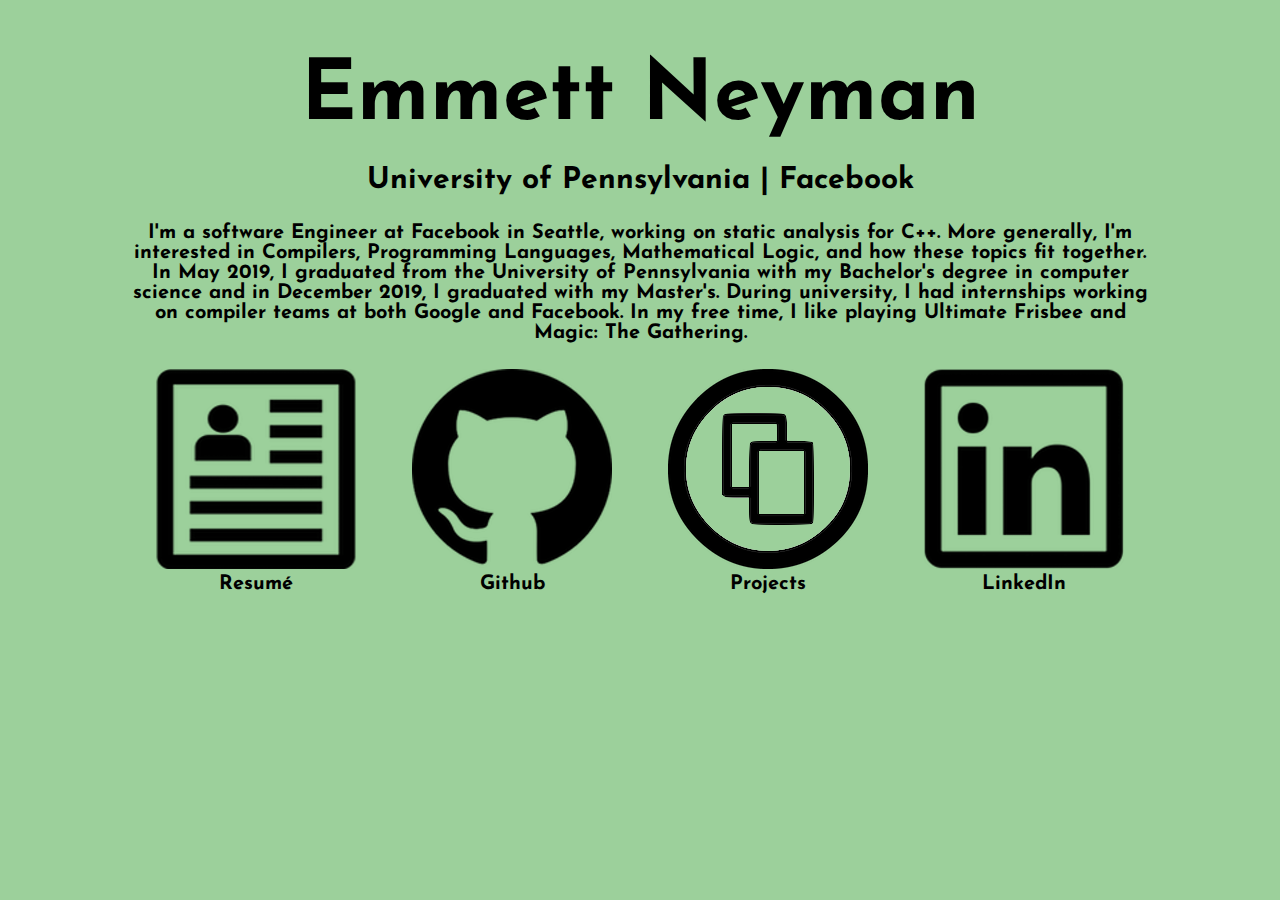
<file: index.html>
<!doctype html>
<html>
  <head>
    <meta charset="utf-8">
    <title>Emmett's Personal Site</title>
    <link rel="stylesheet" href="style.css">
  </head>
  <body>
    <div>
      <h1 class="title">
        <b>Emmett Neyman</b>
      </h1>
      <h2 class="subtitle">
        University of Pennsylvania | Facebook
      </h2>
      <h4>
        I'm a software Engineer at Facebook in Seattle, working on static analysis for C++. More generally, I'm interested in Compilers, Programming Languages, Mathematical Logic, and how these topics fit together. In May 2019, I graduated from the University of Pennsylvania with my Bachelor's degree in computer science and in December 2019, I graduated with my Master's. During university, I had internships working on compiler teams at both Google and Facebook. In my free time, I like playing Ultimate Frisbee and Magic: The Gathering.
      </h4>
      <div align=center>
        <div class="image">
          <a href="files/resume.pdf">
            <figure>
              <img src="images/resume-icon-png-9.png" alt="Check out my Resume" class="square">
              <figcaption>Resumé</figcaption>
            </figure>
          </a>
        </div>
        <div class="image">
          <a href="https://github.com/emmettneyman">
            <figure>
              <img src="images/mark-github-256.png" alt="Check out my Github" class="circle">
              <figcaption>Github</figcaption>
            </figure>
          </a>
        </div>
        <div class="image">
          <a href="projects.html">
            <figure>
              <img src="images/projects.png" alt="Some of my projects" class="circle">
              <figcaption>Projects</figcaption>
            </figure>
          </a>
        </div>
        <div class="image">
          <a href="https://www.linkedin.com/in/emmett-neyman">
            <figure>
              <img src="images/social-linkedin-outline.png" alt="Check out my LinkedIn" class="square">
              <figcaption>LinkedIn</figcaption>
            </figure>
          </a>
        </div>
      </div>
    </div>
  </body>   
</html>
</file>
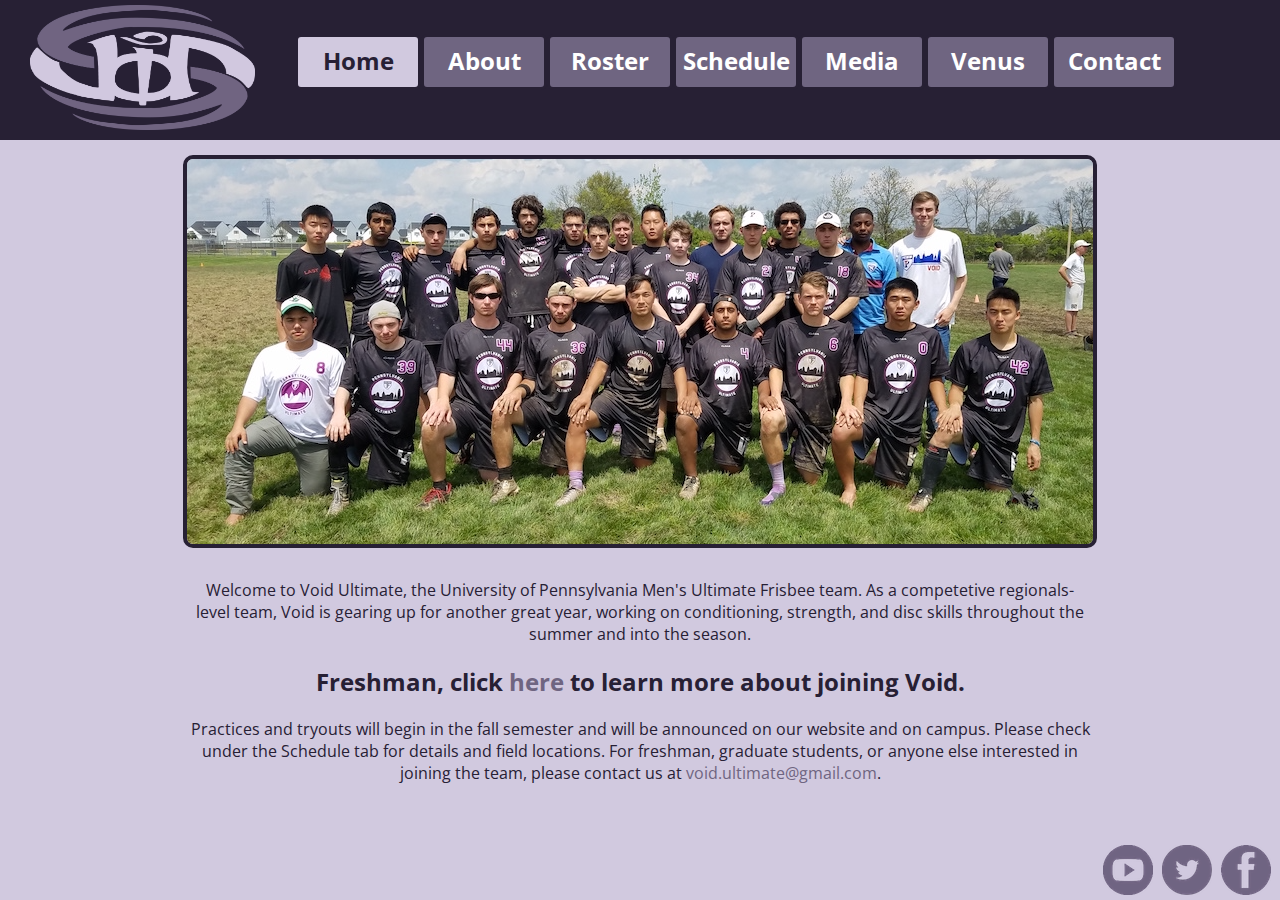
<file: frisbee/void_site/index.html>
<!doctype html>
<html lang="en">
    <head>
        <link rel="stylesheet" href="style.css">
        <meta charset="utf-8">
        <title>Void Ultimate</title>
    </head>

    <body>
        <div id="wrapper">
            <div class="header" id="header">
                <div class="logo" align="left">
                    <a href="index.html">
                        <img src="final-logo.png" class="void-logo" alt="Void Logo">
                    </a>
                </div>
                <div class="nav-bar"> 
                    <ul class="main-menu">
                        <li class="menu-item selected">
                            <a href="#" class="nav-link"><b>Home</b></a>
                        </li>
                        <li class="menu-item">
                            <a href="about.html" class="nav-link"><b>About</b></a>
                        </li>
                        <li class="menu-item">
                            <a href="roster.html" class="nav-link"><b>Roster</b></a>
                        </li>
                        <li class="menu-item">
                            <a href="sched.html" class="nav-link"><b>Schedule</b></a>
                        </li>
                        <li class="menu-item">
                            <a href="media.html" class="nav-link"><b>Media</b></a>
                        </li>
                        <li class="menu-item">
                            <a href="http://www.dolphin.upenn.edu/ultimate/venus/" class="nav-link"><b>Venus</b></a>
                        </li>
                        <li class="menu-item">
                            <a href="contact.html" class="nav-link"><b>Contact</b></a>
                        </li>
                    </ul>
                </div>
            </div>

            <div class="body">
                <div class="pic">
                    <img src="team.png" alt="Team Photo" class="team-photo">
                </div>
                <div class="text">
                    <p>
                        Welcome to Void Ultimate, the University of Pennsylvania Men's Ultimate Frisbee team. As a competetive regionals-level team, Void is gearing up for another great year, working on conditioning, strength, and disc skills throughout the summer and into the season.
                    </p>
                </div>
                <div>
                    <h2 align="center">
                        Freshman, click <a href="freshman.html">here </a>to learn more about joining Void.
                    </h2>
                </div>
                <div class="text">
                    <p>
                    Practices and tryouts will begin in the fall semester and will be announced on our website and on campus. Please check under the Schedule tab for details and field locations. For freshman, graduate students, or anyone else interested in joining the team, please contact us at <a href="mailto:void.ultimate@gmail.com"> void.ultimate@gmail.com</a>.
                    </p>
                </div>
            </div>

            <div class="footer" id="footer">
                <a href="https://www.facebook.com/pages/VOID-Ultimate-Frisbee/114727355308957" class="social-link">
                    <img src="icons/facebook-icon2.png" alt="Facebook Link" class="soc-icon" onmouseover="this.src='icons/facebook-icon.png';" onmouseout="this.src='icons/facebook-icon2.png';">
                </a>
                <a href="http://www.twitter.com/VoidUltimate" class="social-link"> 
                    <img src="icons/twitter-icon2.png" alt="Twitter Link" class="soc-icon" onmouseover="this.src='icons/twitter-icon.png';" onmouseout="this.src='icons/twitter-icon2.png';">
                </a>
                <a href="http://www.youtube.com/user/VoidUltimate/" class="social-link" onmouseover="this.src='youtube-icon.png';" onmouseout="this.src='youtube-icon2.png';">
                    <img src="icons/youtube-icon2.png" alt="Youtube Link" class="soc-icon"  onmouseover="this.src='icons/youtube-icon.png';" onmouseout="this.src='icons/youtube-icon2.png';">
                </a>
            </div>
        </div>
    </body>
</html>
</file>
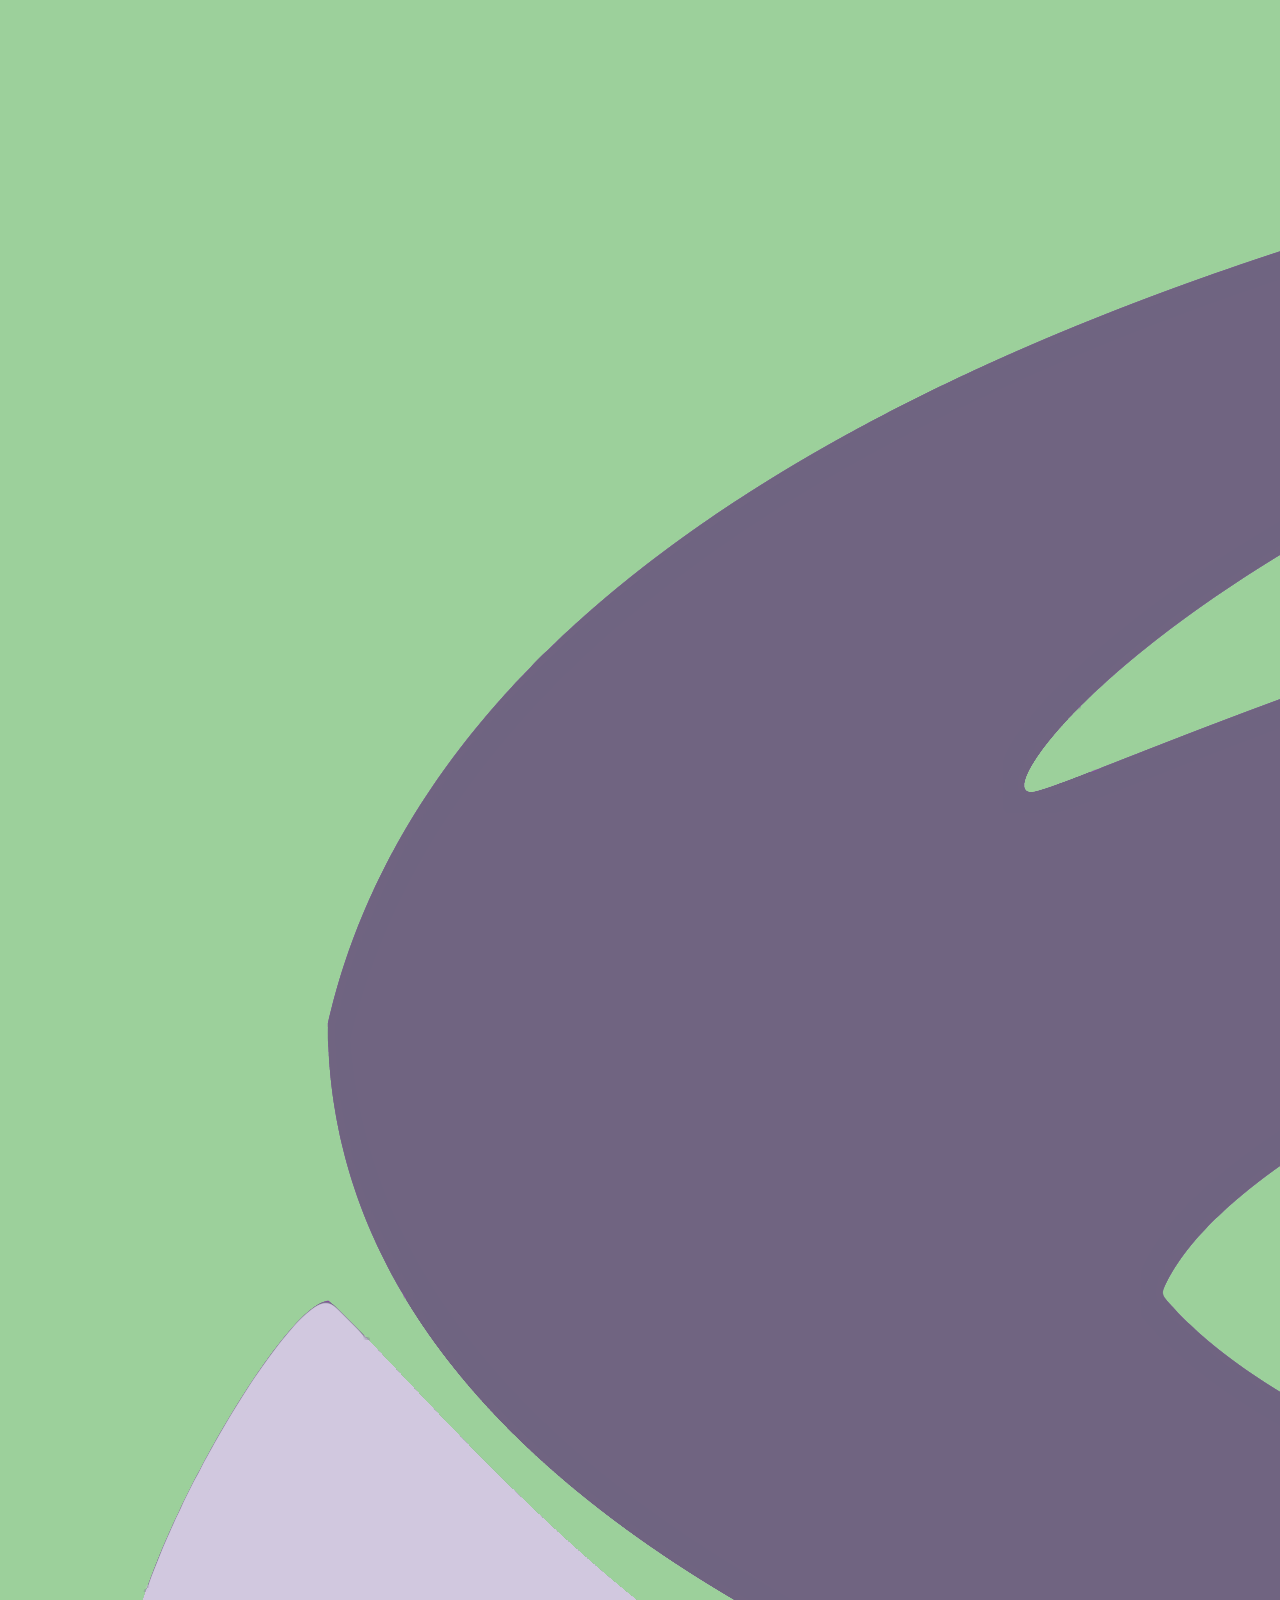
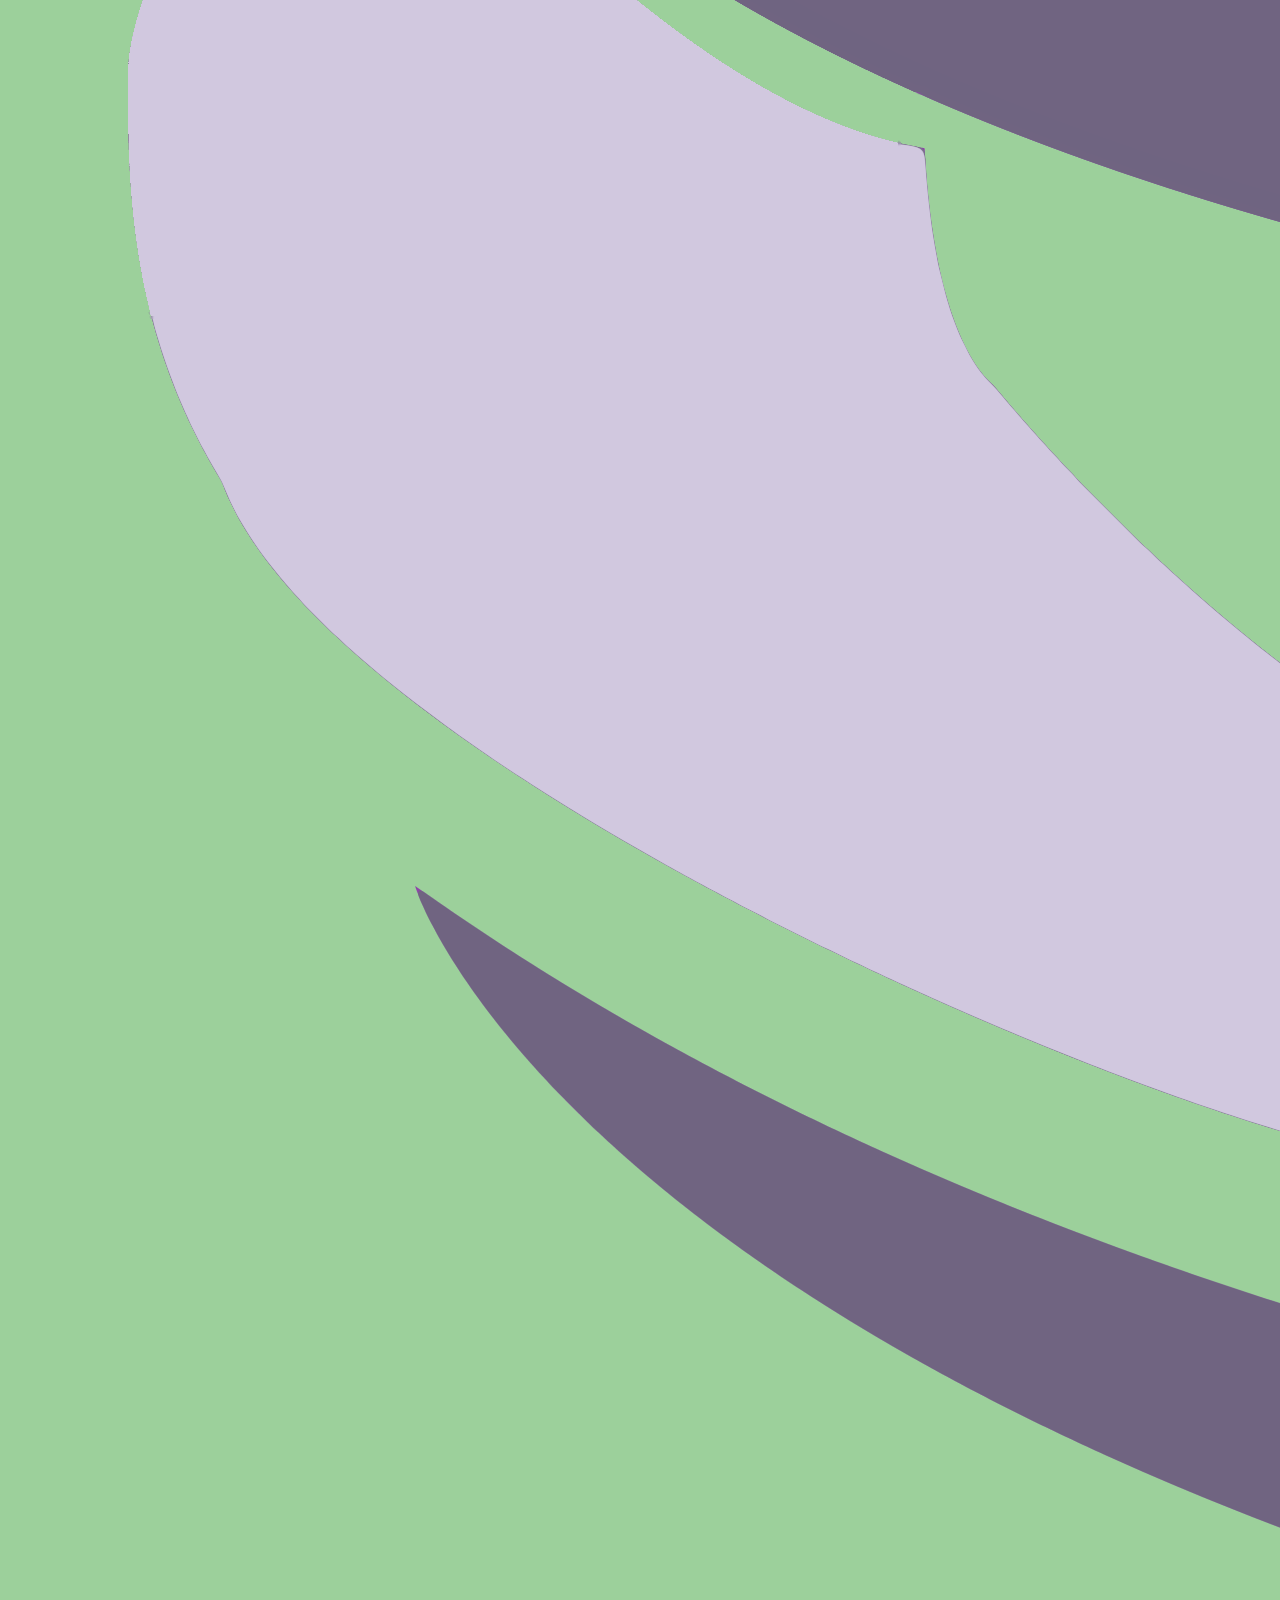
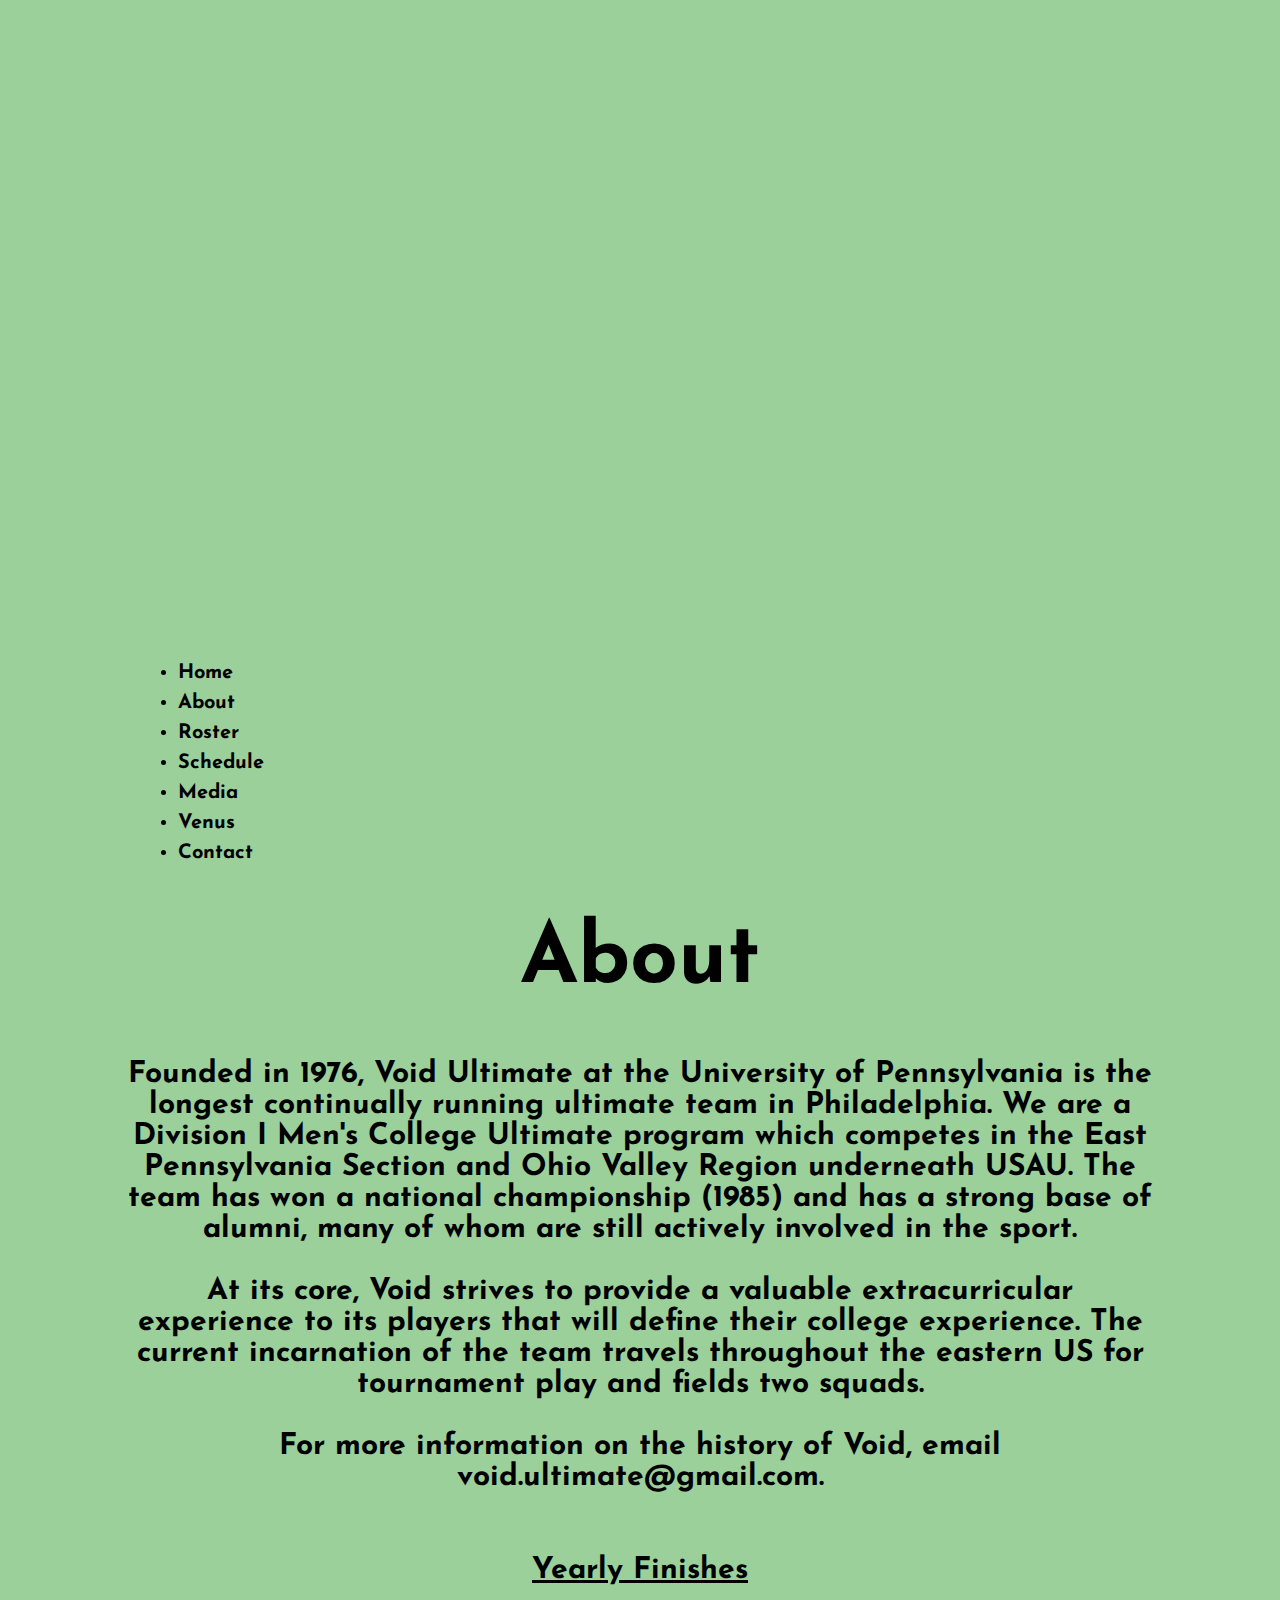
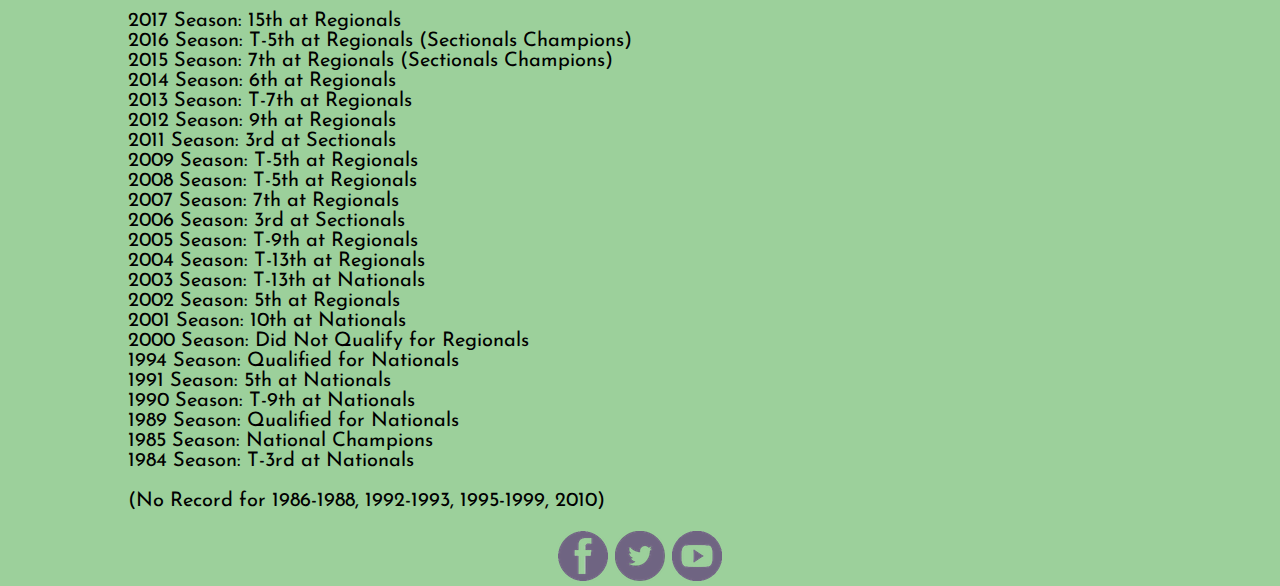
<file: about.html>
<!doctype html>
<html lang="en">
    <head>
        <link rel="stylesheet" href="style.css">
        <meta charset="utf-8">
        <title>Void Ultimate</title>
    </head>

    <body>
        <div id="wrapper">
            <div class="header" id="header">
                <div class="logo" align="left">
                    <a href="http://voidultimate.com">
                        <img src="final-logo.png" class="void-logo" alt="Void Logo">
                    </a>
                </div>
                <div class="nav-bar"> 
                    <ul class="main-menu">
                        <li class="menu-item">
                            <a href="http://voidultimate.com" class="nav-link"><b>Home</b></a>
                        </li>
                        <li class="menu-item selected">
                            <a href="#" class="nav-link"><b>About</b></a>
                        </li>
                        <li class="menu-item">
                            <a href="roster.html" class="nav-link"><b>Roster</b></a>
                        </li>
                        <li class="menu-item">
                            <a href="sched.html" class="nav-link"><b>Schedule</b></a>
                        </li>
                        <li class="menu-item">
                            <a href="media.html" class="nav-link"><b>Media</b></a>
                        </li>
                        <li class="menu-item">
                            <a href="http://www.dolphin.upenn.edu/ultimate/Venus/" class="nav-link"><b>Venus</b></a>
                        </li>
                        <li class="menu-item">
                            <a href="contact.html" class="nav-link"><b>Contact</b></a>
                        </li>
                    </ul>
                </div>
            </div>

            <div class="body">
                <h1 class="title">
                    About
                </h1>
                <h2 class="content">
                    <br>
                    Founded in 1976, Void Ultimate at the University of Pennsylvania is the longest continually running ultimate team in Philadelphia. We are a Division I Men's College Ultimate program which competes in the East Pennsylvania Section and Ohio Valley Region underneath <a href="http://www.usaultimate.org/index.html">USAU</a>. The team has won a national championship (1985) and has a strong base of alumni, many of whom are still actively involved in the sport.
                    <br>
                    <br>
                    At its core, Void strives to provide a valuable extracurricular experience to its players that will define their college experience. The current incarnation of the team travels throughout the eastern US for tournament play and fields two squads.
                    <br>
                    <br>
                    For more information on the history of Void, email <a href="mailto:void.ultimate@gmail.com">void.ultimate@gmail.com</a>.
                    <br>
                    <br>
                    <br>
                    <u>Yearly Finishes</u>
                </h2>
                <p>
                    2017 Season: 15th at Regionals
                    <br>
                    2016 Season: T-5th at Regionals (Sectionals Champions)
                    <br>
                    2015 Season: 7th at Regionals (Sectionals Champions)
                    <br>
                    2014 Season: 6th at Regionals
                    <br>
                    2013 Season: T-7th at Regionals
                    <br>
                    2012 Season: 9th at Regionals
                    <br>
                    2011 Season: 3rd at Sectionals
                    <br>
                    2009 Season: T-5th at Regionals
                    <br>
                    2008 Season: T-5th at Regionals
                    <br>
                    2007 Season: 7th at Regionals
                    <br>
                    2006 Season: 3rd at Sectionals
                    <br>
                    2005 Season: T-9th at Regionals
                    <br>
                    2004 Season: T-13th at Regionals
                    <br>
                    2003 Season: T-13th at Nationals
                    <br>
                    2002 Season: 5th at Regionals
                    <br>
                    2001 Season: 10th at Nationals
                    <br>
                    2000 Season: Did Not Qualify for Regionals
                    <br>
                    1994 Season: Qualified for Nationals
                    <br>
                    1991 Season: 5th at Nationals
                    <br>
                    1990 Season: T-9th at Nationals
                    <br>
                    1989 Season: Qualified for Nationals
                    <br>
                    1985 Season: National Champions
                    <br>
                    1984 Season: T-3rd at Nationals
                </p>
                <p>
                    (No Record for 1986-1988, 1992-1993, 1995-1999, 2010)
                </p>
            </div>

            <div class="footer" id="footer">
                <a href="https://www.facebook.com/pages/VOID-Ultimate-Frisbee/114727355308957" class="social-link">
                    <img src="icons/facebook-icon2.png" alt="Facebook Link" class="soc-icon" onmouseover="this.src='icons/facebook-icon.png';" onmouseout="this.src='icons/facebook-icon2.png';">
                </a>
                <a href="http://www.twitter.com/VoidUltimate" class="social-link"> 
                    <img src="icons/twitter-icon2.png" alt="Twitter Link" class="soc-icon" onmouseover="this.src='icons/twitter-icon.png';" onmouseout="this.src='icons/twitter-icon2.png';">
                </a>
                <a href="http://www.youtube.com/user/VoidUltimate/" class="social-link" onmouseover="this.src='youtube-icon.png';" onmouseout="this.src='youtube-icon2.png';">
                    <img src="icons/youtube-icon2.png" alt="Youtube Link" class="soc-icon"  onmouseover="this.src='icons/youtube-icon.png';" onmouseout="this.src='icons/youtube-icon2.png';">
                </a>
            </div>
        </div>
    </body>
</html>
</file>
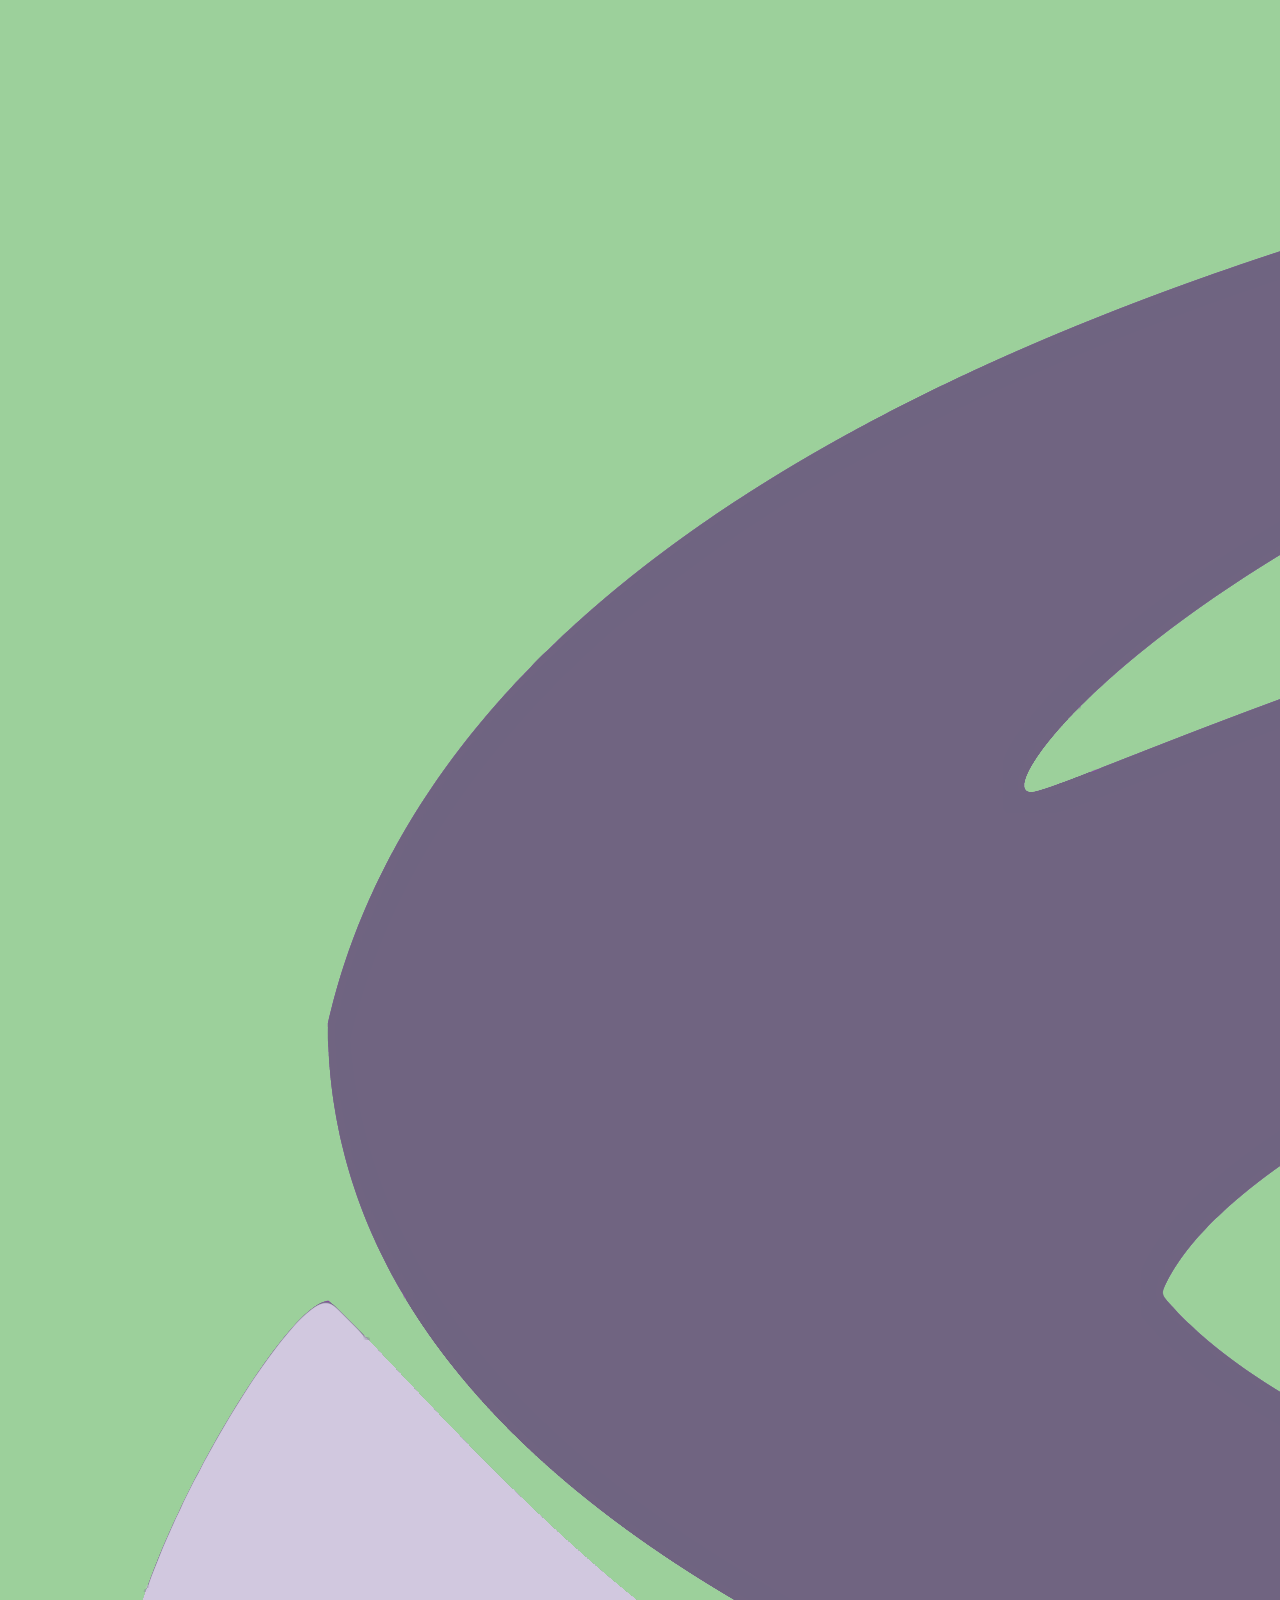
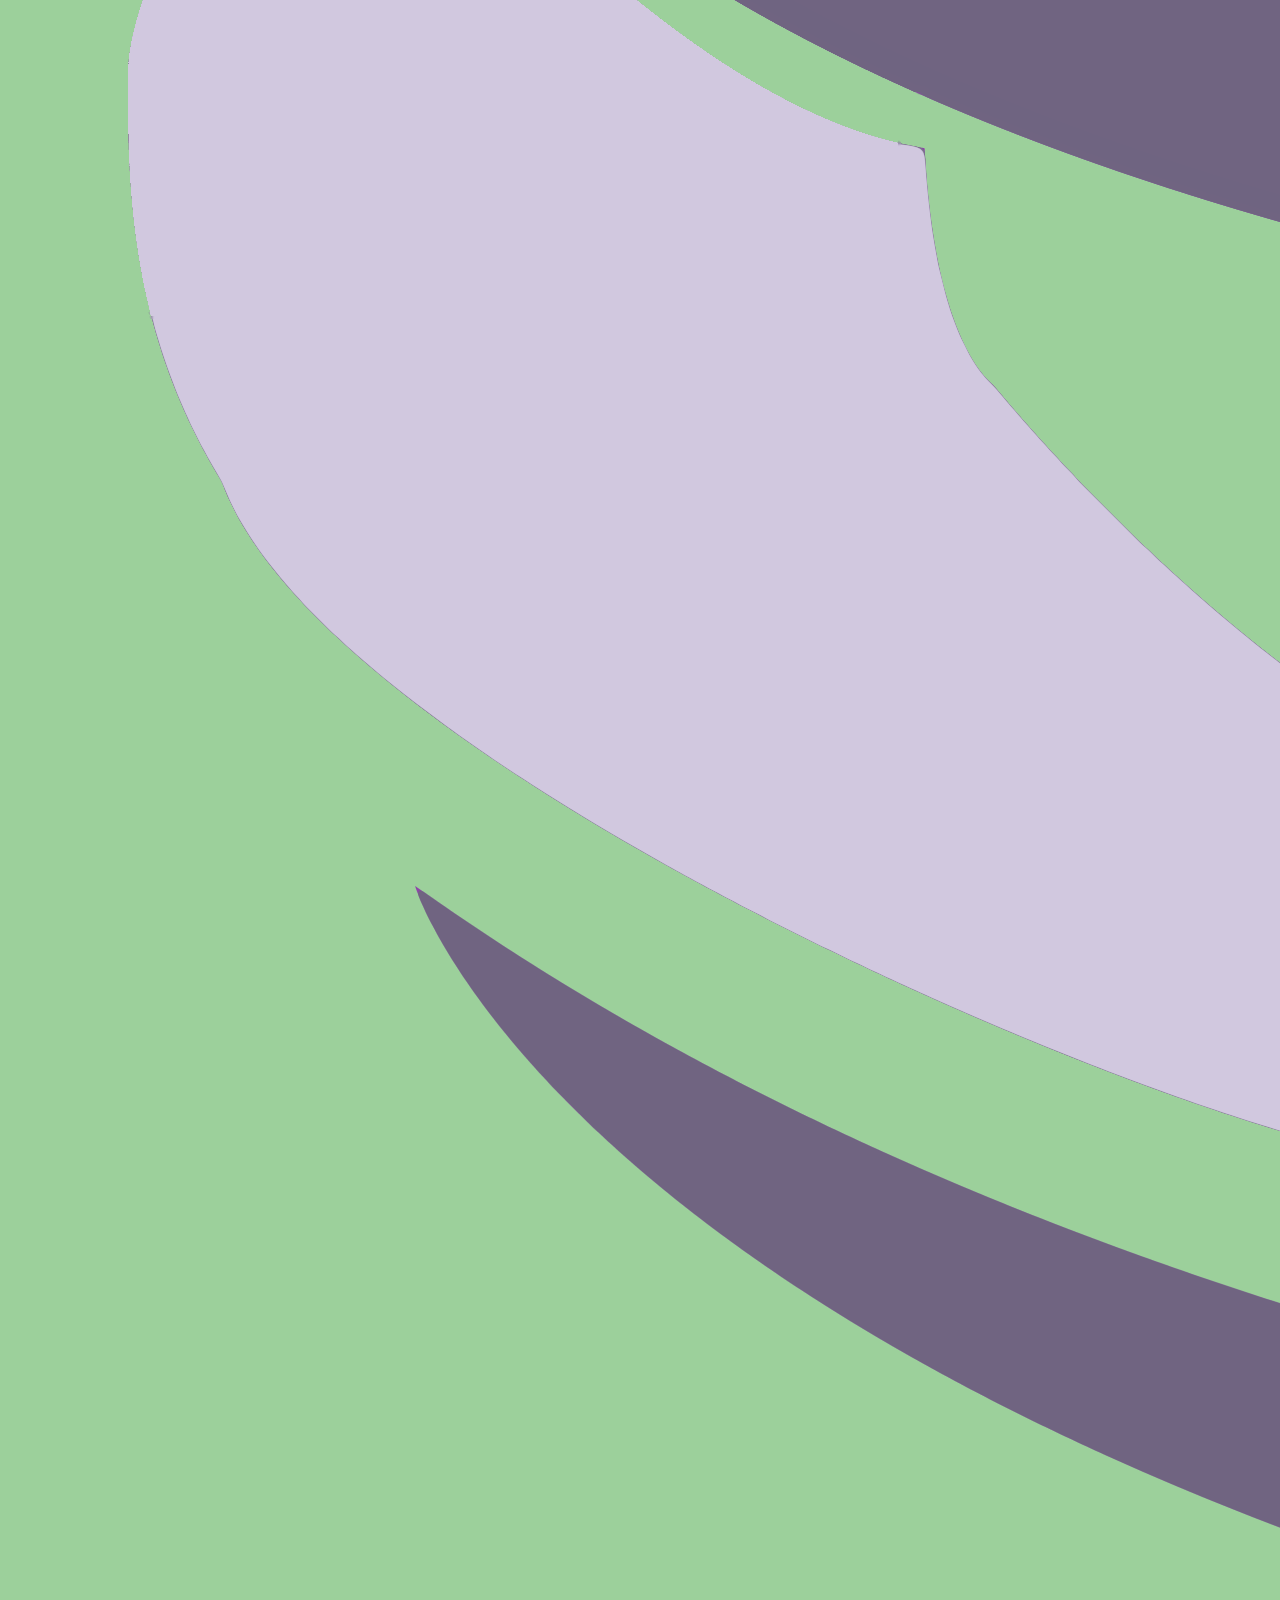
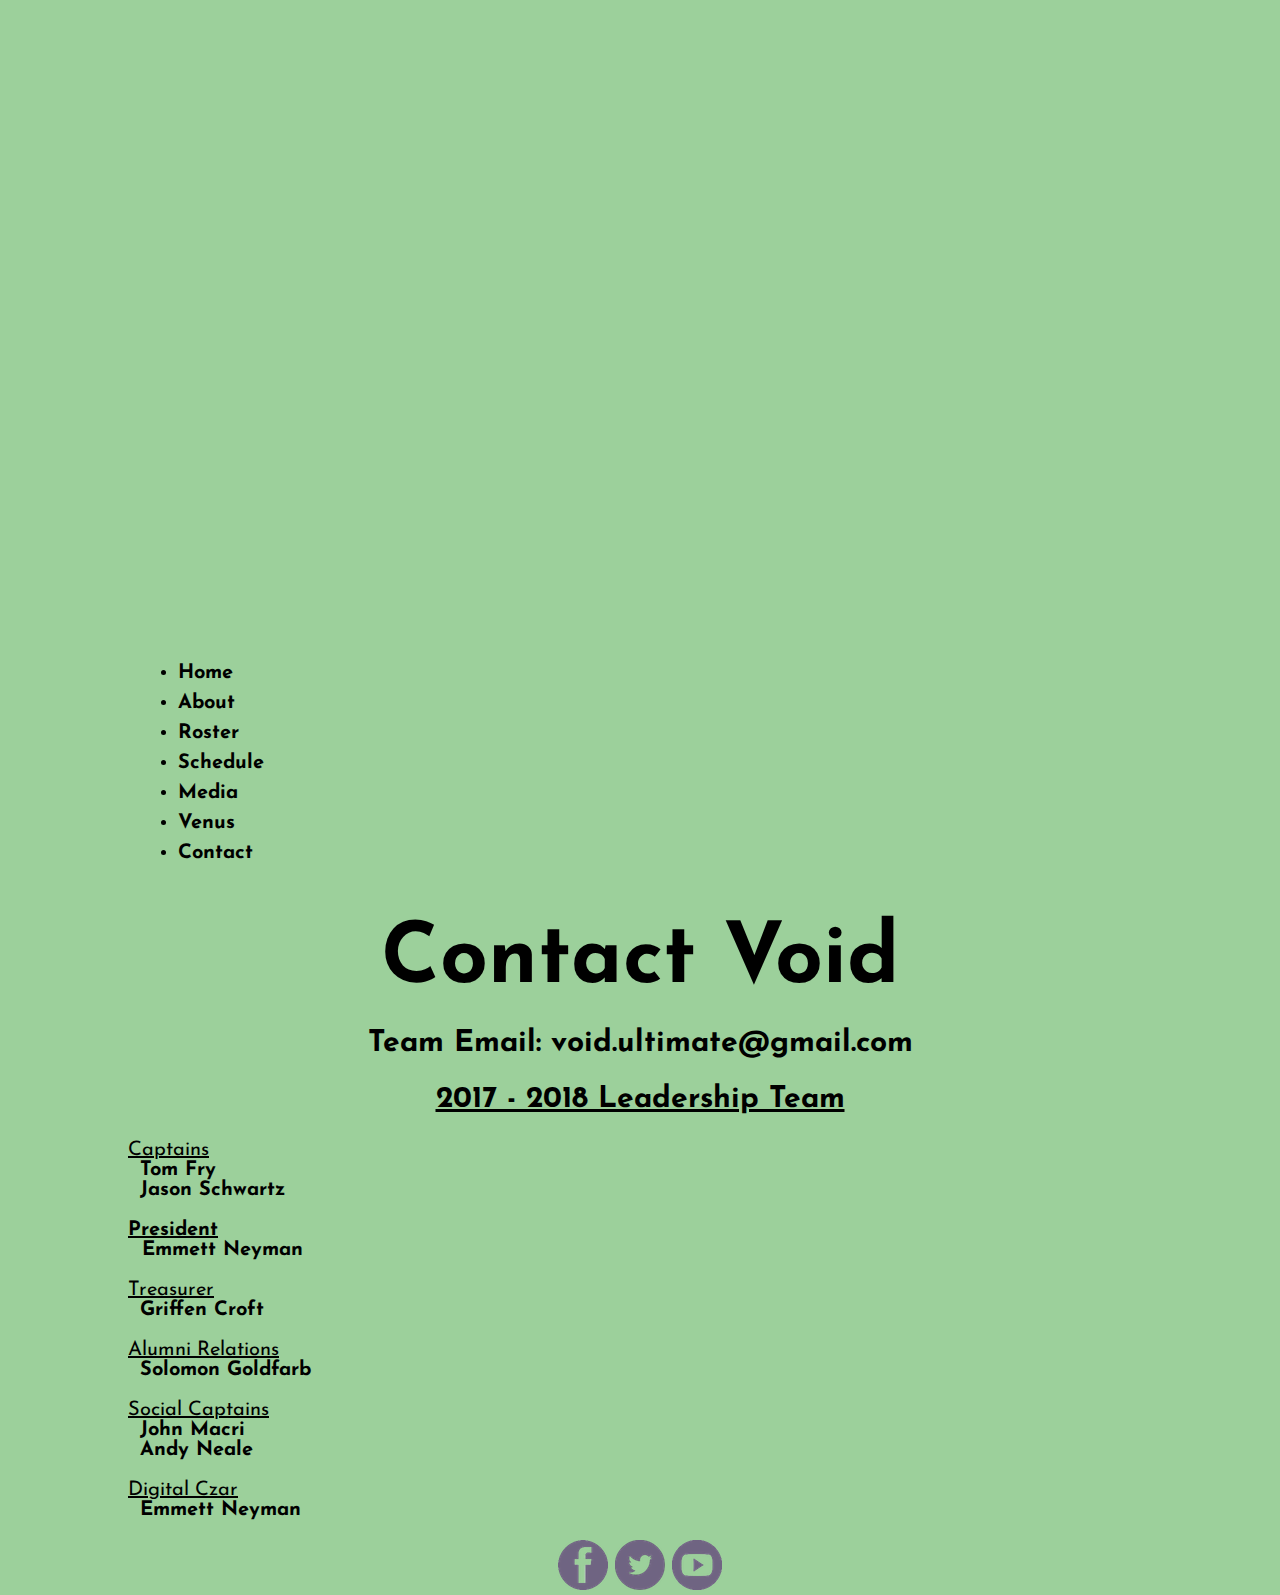
<file: contact.html>
<!doctype html>
<html lang="en">
    <head>
        <link rel="stylesheet" href="style.css">
        <meta charset="utf-8">
        <title>Void Ultimate</title>
    </head>

    <body>
        <div id="wrapper">
            <div class="header" id="header">
                <div class="logo" align="left">
                    <a href="http://voidultimate.com">
                        <img src="final-logo.png" class="void-logo" alt="Void Logo">
                    </a>
                </div>
                <div class="nav-bar"> 
                    <ul class="main-menu">
                        <li class="menu-item">
                            <a href="http://voidultimate.com" class="nav-link"><b>Home</b></a>
                        </li>
                        <li class="menu-item">
                            <a href="about.html" class="nav-link"><b>About</b></a>
                        </li>
                        <li class="menu-item">
                            <a href="roster.html" class="nav-link"><b>Roster</b></a>
                        </li>
                        <li class="menu-item">
                            <a href="sched.html" class="nav-link"><b>Schedule</b></a>
                        </li>
                        <li class="menu-item">
                            <a href="media.html" class="nav-link"><b>Media</b></a>
                        </li>
                        <li class="menu-item">
                            <a href="http://www.dolphin.upenn.edu/ultimate/Venus/" class="nav-link"><b>Venus</b></a>
                        </li>
                        <li class="menu-item selected">
                            <a href="#" class="nav-link"><b>Contact</b></a>
                        </li>
                    </ul>
                </div>
            </div>

            <div class="body">
                <h1 class="title">
                    Contact Void
                </h1>
                <h2 class="content">
                    Team Email: <a href="mailto:void.ultimate@gmail.com">void.ultimate@gmail.com</a>
                </h2>
                <h2 class="content">
                    <u>2017 - 2018 Leadership Team</u>
                </h2>
                <p>
                    <u>Captains</u>
                    <br>
                    &nbsp;&nbsp;<a href="mailto:tfry@sas.upenn.edu">Tom Fry</a>
                    <br>
                    &nbsp;&nbsp;<a href="mailto:jaschw@seas.upenn.edu">Jason Schwartz</.dbfseventsda>
                    <br>
                    <br>
                    <u>President</u>
                    <br>
                    &nbsp;&nbsp;<a href="mailto:eneyman@seas.upenn.edu">Emmett Neyman</a>
                    <br>
                    <br>
                    <u>Treasurer</u>
                    <br>
                    &nbsp;&nbsp;<a href="mailto:croftg@wharton.upenn.edu">Griffen Croft</a>
                    <br>
                    <br>
                    <u>Alumni Relations</u>
                    <br>
                    &nbsp;&nbsp;<a href="mailto:gosolo@seas.upenn.edu">Solomon Goldfarb</a>
                    <br>
                    <br>
                    <u>Social Captains</u>
                    <br>
                    &nbsp;&nbsp;<a href="mailto:jmacri@sas.upenn.edu">John Macri</a>
                    <br>
                    &nbsp;&nbsp;<a href="mailto:nealea@sas.upenn.edu">Andy Neale</a>
                    <br>
                    <br>
                    <u>Digital Czar</u>
                    <br>
                    &nbsp;&nbsp;<a href="mailto:eneyman@seas.upenn.edu">Emmett Neyman</a>
                </p>
            </div>

            <div class="footer" id="footer">
                <a href="https://www.facebook.com/pages/VOID-Ultimate-Frisbee/114727355308957" class="social-link">
                    <img src="icons/facebook-icon2.png" alt="Facebook Link" class="soc-icon" onmouseover="this.src='icons/facebook-icon.png';" onmouseout="this.src='icons/facebook-icon2.png';">
                </a>
                <a href="http://www.twitter.com/VoidUltimate" class="social-link"> 
                    <img src="icons/twitter-icon2.png" alt="Twitter Link" class="soc-icon" onmouseover="this.src='icons/twitter-icon.png';" onmouseout="this.src='icons/twitter-icon2.png';">
                </a>
                <a href="http://www.youtube.com/user/VoidUltimate/" class="social-link" onmouseover="this.src='youtube-icon.png';" onmouseout="this.src='youtube-icon2.png';">
                    <img src="icons/youtube-icon2.png" alt="Youtube Link" class="soc-icon"  onmouseover="this.src='icons/youtube-icon.png';" onmouseout="this.src='icons/youtube-icon2.png';">
                </a>
            </div>
        </div>
    </body>
</html>
</file>
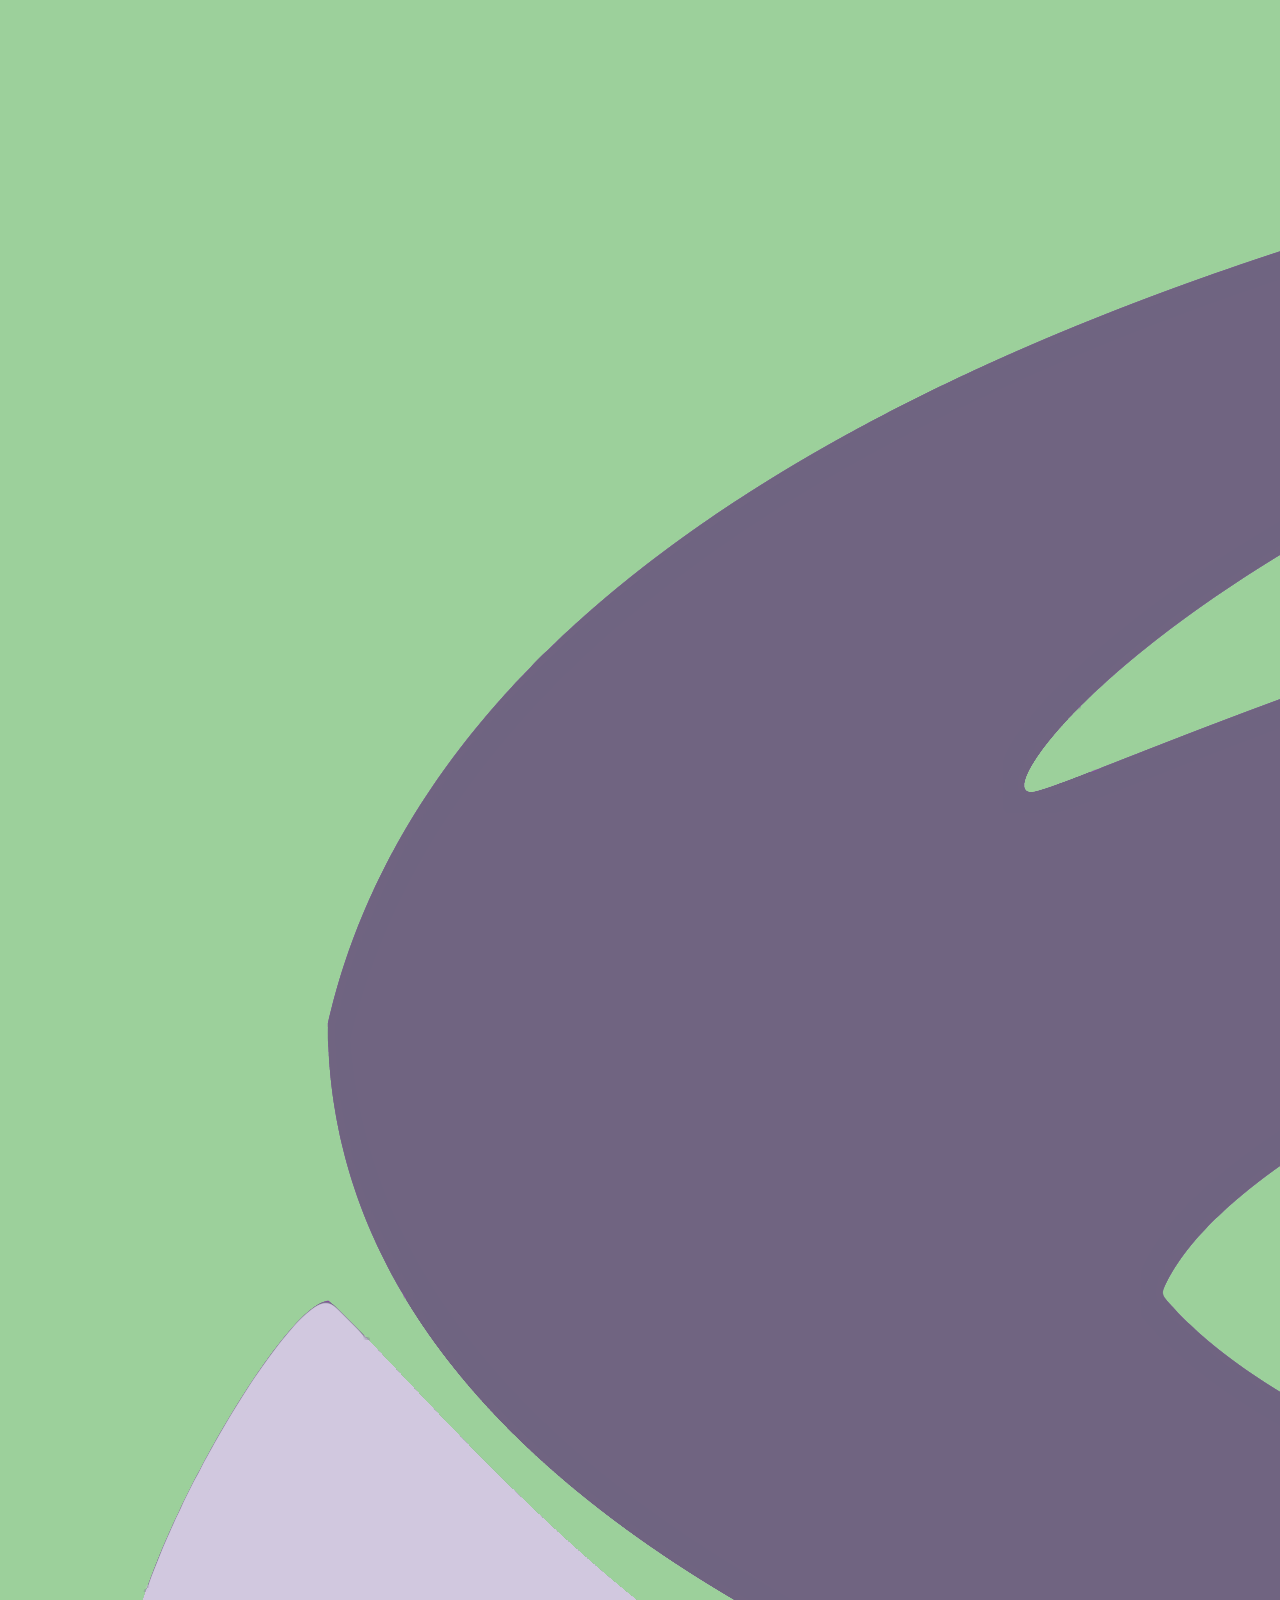
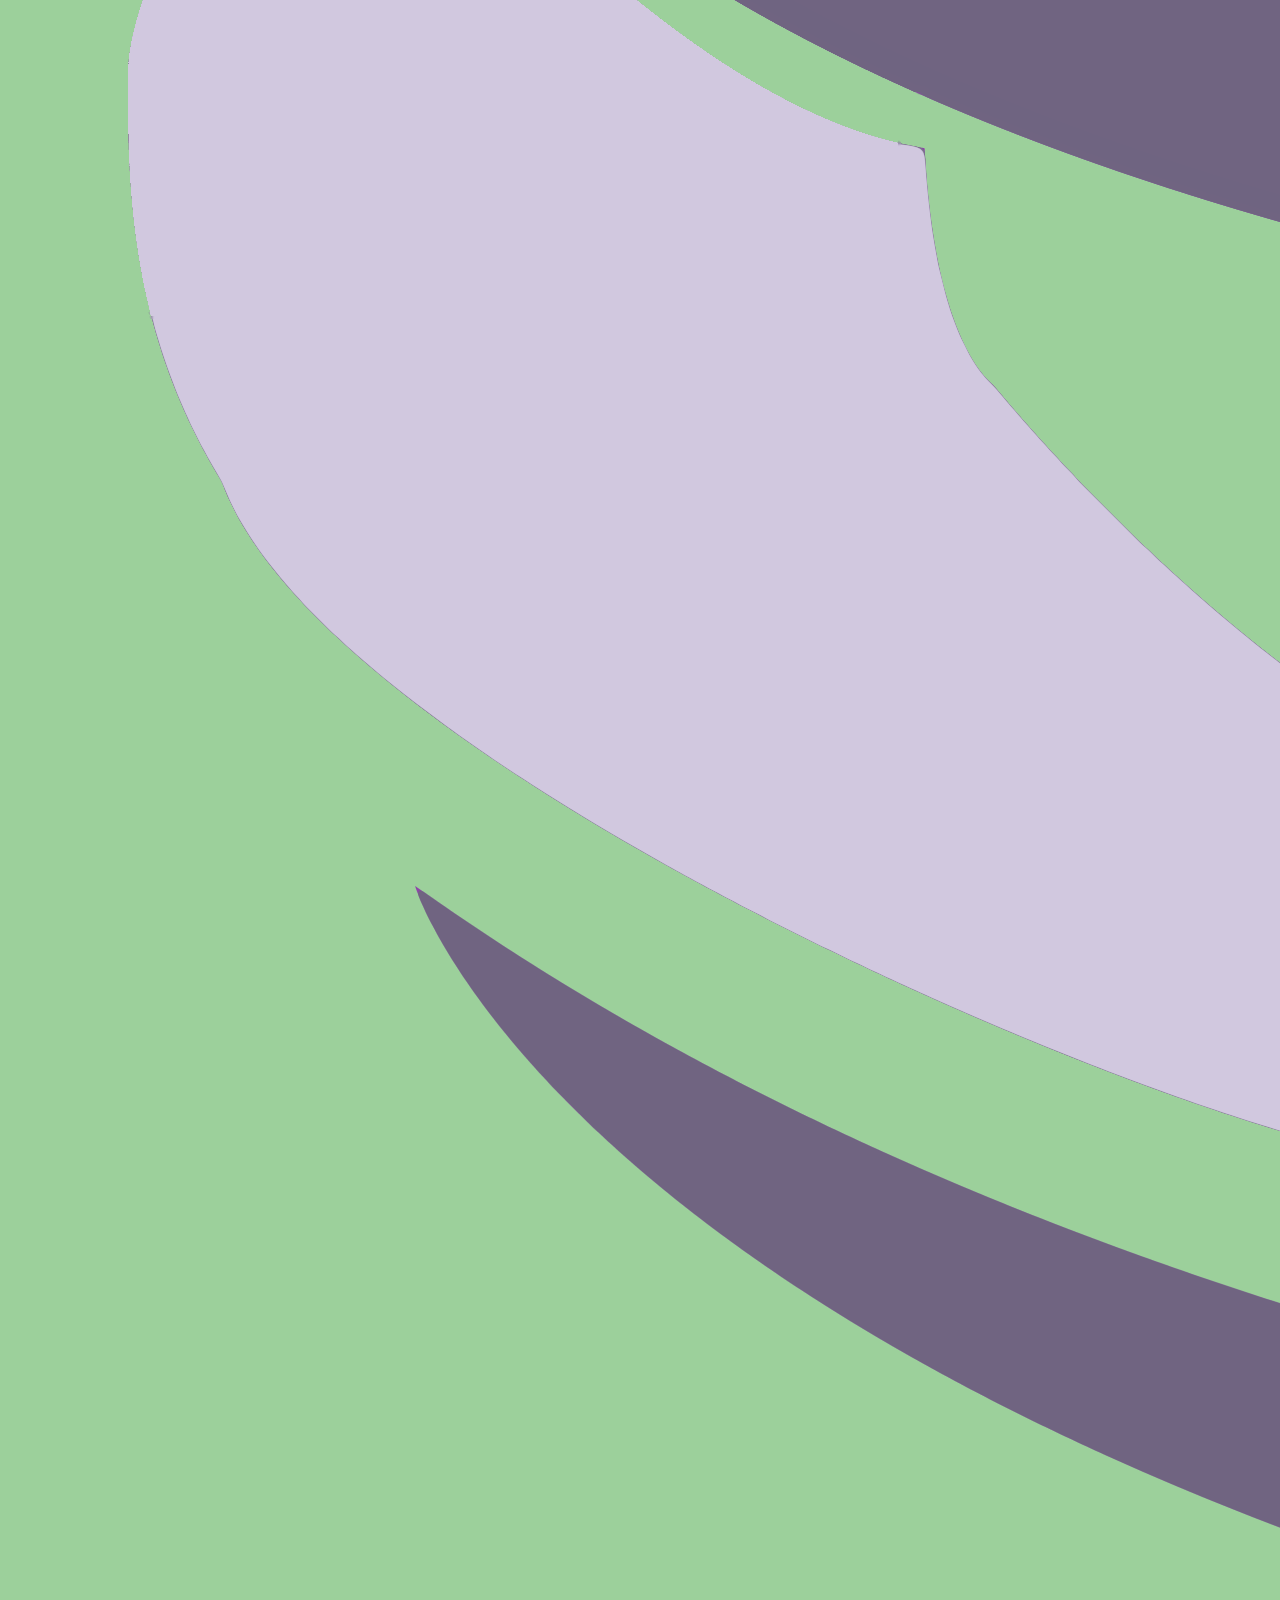
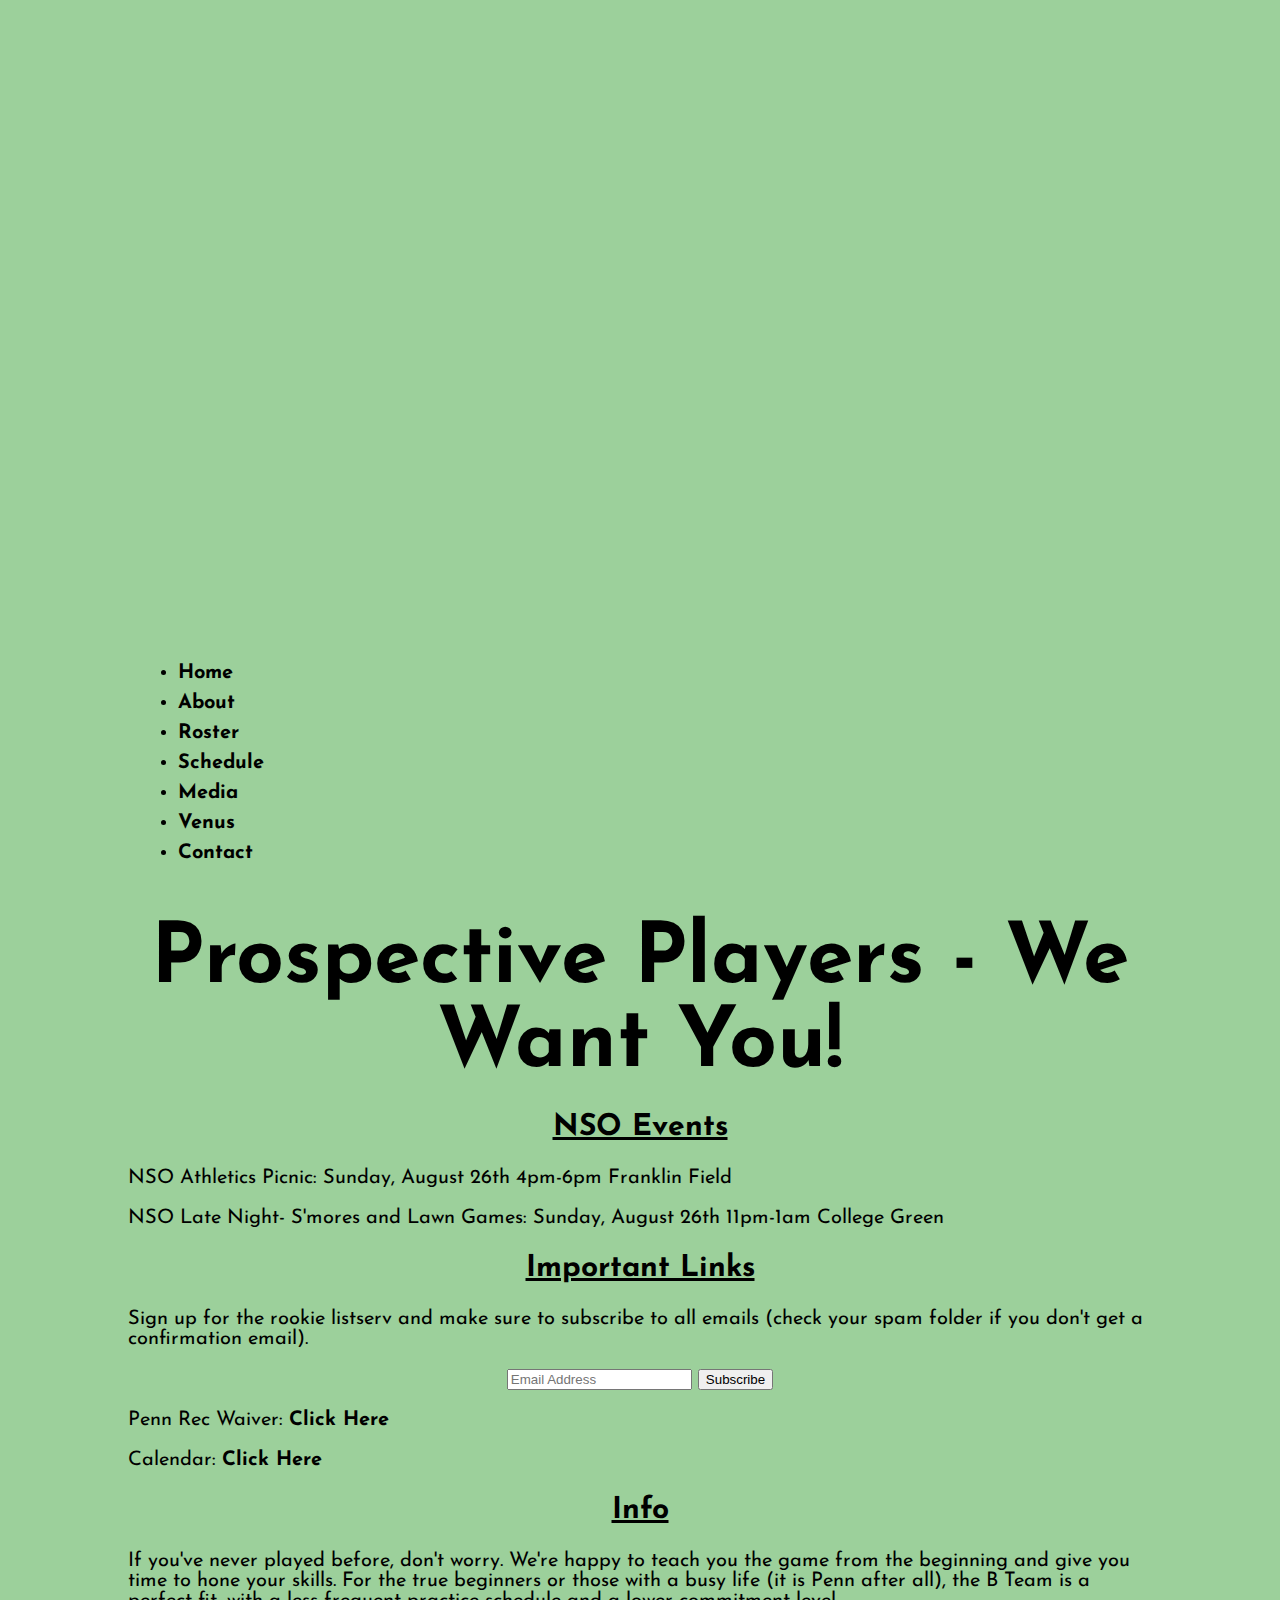
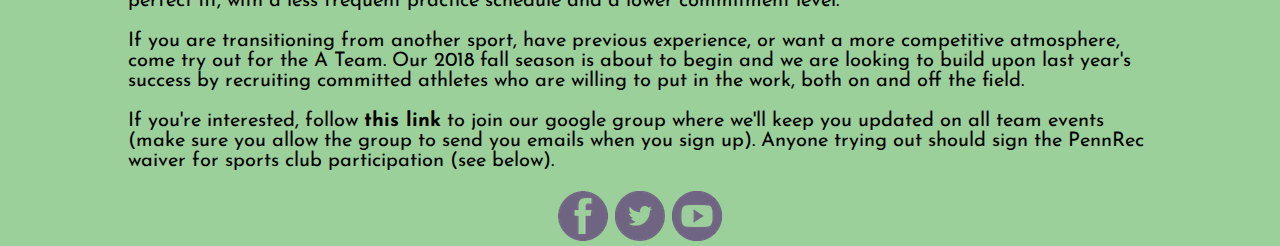
<file: freshman.html>
<!doctype html>
<html lang="en">
    <head>
        <link rel="stylesheet" href="style.css">
        <meta charset="utf-8">
        <title>Void Ultimate</title>
    </head>

    <body>
        <div id="wrapper">
            <div class="header" id="header">
                <div class="logo" align="left">
                    <a href="http://voidultimate.com">
                        <img src="final-logo.png" class="void-logo" alt="Void Logo">
                    </a>
                </div>
                <div class="nav-bar"> 
                    <ul class="main-menu">
                        <li class="menu-item selected">
                            <a href="http://voidultimate.com" class="nav-link"><b>Home</b></a>
                        </li>
                        <li class="menu-item">
                            <a href="about.html" class="nav-link"><b>About</b></a>
                        </li>
                        <li class="menu-item">
                            <a href="roster.html" class="nav-link"><b>Roster</b></a>
                        </li>
                        <li class="menu-item">
                            <a href="sched.html" class="nav-link"><b>Schedule</b></a>
                        </li>
                        <li class="menu-item">
                            <a href="media.html" class="nav-link"><b>Media</b></a>
                        </li>
                        <li class="menu-item">
                            <a href="http://www.dolphin.upenn.edu/ultimate/Venus/" class="nav-link"><b>Venus</b></a>
                        </li>
                        <li class="menu-item">
                            <a href="contact.html" class="nav-link"><b>Contact</b></a>
                        </li>
                    </ul>
                </div>
            </div>

            <div class="body">
                <h1 class="title">
                    Prospective Players - We Want You!
                </h1>
                <h2 class="content">
                    <u>NSO Events</u>
                </h2>
                <p>
                    NSO Athletics Picnic: Sunday, August 26th 4pm-6pm Franklin Field
                    <br>
                    <br>
                    NSO Late Night- S'mores and Lawn Games: Sunday, August 26th 11pm-1am College Green
                </p>
                <h2 class="content">
                    <u>Important Links</u>
                </h2>
                <p>
                    Sign up for the rookie listserv and make sure to subscribe to all emails (check your spam folder if you don't get a confirmation email).
                </p>
                <form target="_blank" action="http://groups.google.com/group/rookies-fall-18/boxsubscribe">
                    <input type="email" placeholder="Email Address" id="email">
                    <input class="button" type="submit" value="Subscribe">
                </form>
                <p>
                    Penn Rec Waiver: <a href="https://docs.google.com/a/sas.upenn.edu/forms/d/e/1FAIpQLSe6OB-WBCL_cNKzAa5QlgeKPSFKVL5IndqqI6EqGDFgToMa_w/viewform">Click Here</a>
                </p>
                <p>
                    Calendar: <a href="https://www.google.com/calendar/embed?src=void.ultimate%40gmail.com&ctz=America/New_York&mode=week"> Click Here</a>
                </p>
                <h2 class="content">
                    <u>Info</u>
                </h2>
                 <p>
                    If you've never played before, don't worry. We're happy to teach you the game from the beginning and give you time to hone your skills. For the true beginners or those with a busy life (it is Penn after all), the B Team is a perfect fit, with a less frequent practice schedule and a lower commitment level. 
                </p>
                <p> 
                    If you are transitioning from another sport, have previous experience, or want a more competitive atmosphere, come try out for the A Team. Our 2018 fall season is about to begin and we are looking to build upon last year's success by recruiting committed athletes who are willing to put in the work, both on and off the field. 
                </p>
                <p>
                    If you're interested, follow <a href="https://groups.google.com/forum/#!forum/void-rookies">this link</a> to join our google group where we'll keep you updated on all team events (make sure you allow the group to send you emails when you sign up). Anyone trying out should sign the PennRec waiver for sports club participation (see below).
                </p>
            </div>

            <div class="footer" id="footer">
                <a href="https://www.facebook.com/pages/VOID-Ultimate-Frisbee/114727355308957" class="social-link">
                    <img src="icons/facebook-icon2.png" alt="Facebook Link" class="soc-icon" onmouseover="this.src='icons/facebook-icon.png';" onmouseout="this.src='icons/facebook-icon2.png';">
                </a>
                <a href="http://www.twitter.com/VoidUltimate" class="social-link"> 
                    <img src="icons/twitter-icon2.png" alt="Twitter Link" class="soc-icon" onmouseover="this.src='icons/twitter-icon.png';" onmouseout="this.src='icons/twitter-icon2.png';">
                </a>
                <a href="http://www.youtube.com/user/VoidUltimate/" class="social-link" onmouseover="this.src='youtube-icon.png';" onmouseout="this.src='youtube-icon2.png';">
                    <img src="icons/youtube-icon2.png" alt="Youtube Link" class="soc-icon"  onmouseover="this.src='icons/youtube-icon.png';" onmouseout="this.src='icons/youtube-icon2.png';">
                </a>
            </div>
        </div>
    </body>
</html>
</file>
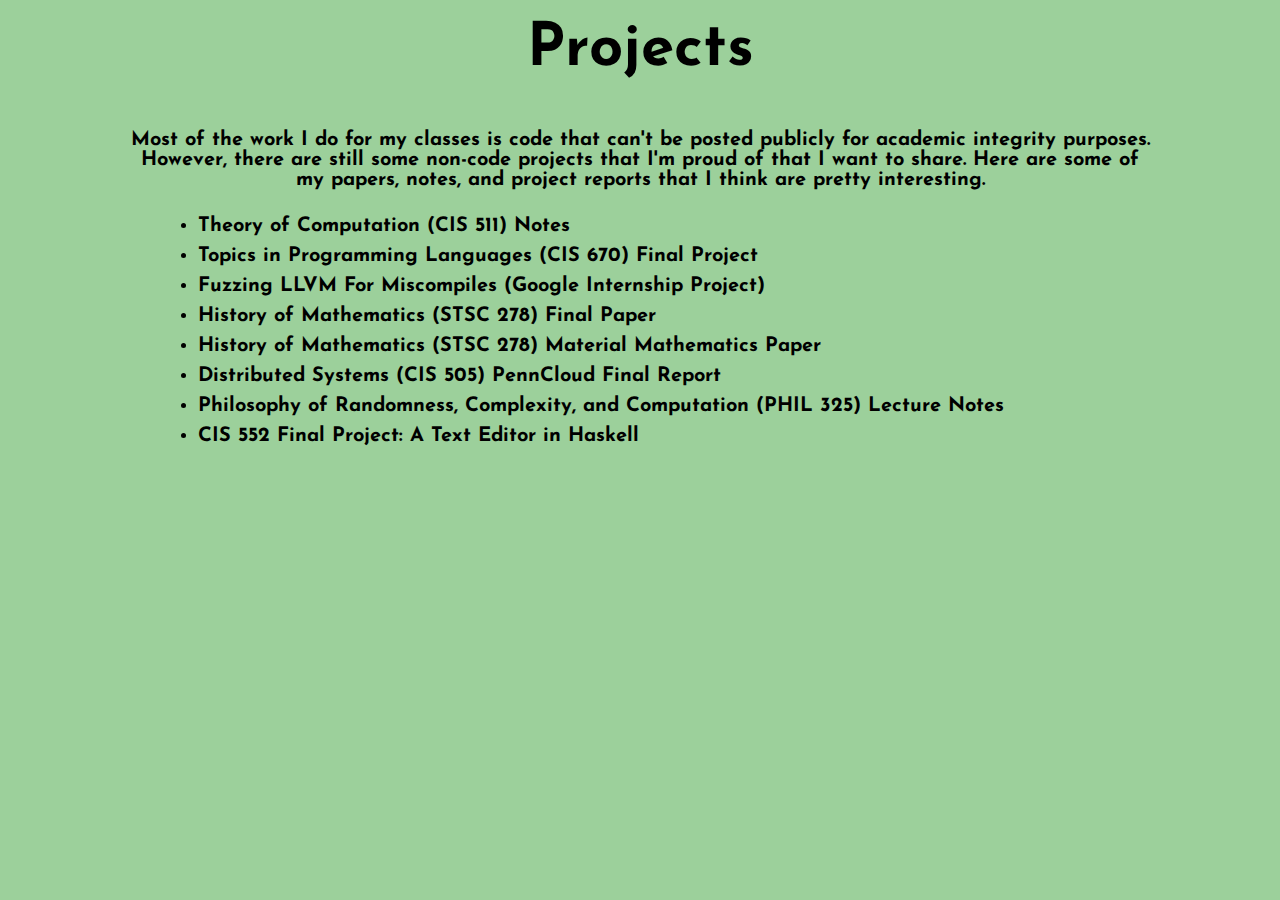
<file: projects.html>
<html>
  
  <head>
    <meta charset="utf-8">
    <title> Emmett's Personal Site </title>
    <link rel="stylesheet" href="style.css">
  </head>

  <body>
    <h2 class="page-title">
      Projects
    </h2>
    <h4>
      Most of the work I do for my classes is code that can't be posted publicly for academic integrity purposes. However, there are still some non-code projects that I'm proud of that I want to share. Here are some of my papers, notes, and project reports that I think are pretty interesting.
    </h4>
    <ul>
      <li> <a href="files/projects/511Notes.pdf">Theory of Computation (CIS 511) Notes </a></li>
      <li> <a href="files/projects/CIS670FinalProject.pdf">Topics in Programming Languages (CIS 670) Final Project </a></li>
      <li> <a href="files/projects/FuzzingLLVM.pdf">Fuzzing LLVM For Miscompiles (Google Internship Project) </a></li>
      <li> <a href="files/projects/STSC_Final_Paper.pdf">History of Mathematics (STSC 278) Final Paper </a></li>
      <li> <a href="files/projects/STSC_Material_Mathematics.pdf">History of Mathematics (STSC 278) Material Mathematics Paper </a></li>
      <li> <a href="files/projects/PennCloud_Report_04.pdf">Distributed Systems (CIS 505) PennCloud Final Report </a></li>
      <li> <a href="files/projects/PHIL325LectureNotes.pdf"> Philosophy of Randomness, Complexity, and Computation (PHIL 325) Lecture Notes </a></li>
      <li> <a href="https://github.com/emmettneyman/Haskell-Text-Editor"> CIS 552 Final Project: A Text Editor in Haskell</a> </li>
    </ul>
  </body>

</html>
</file>
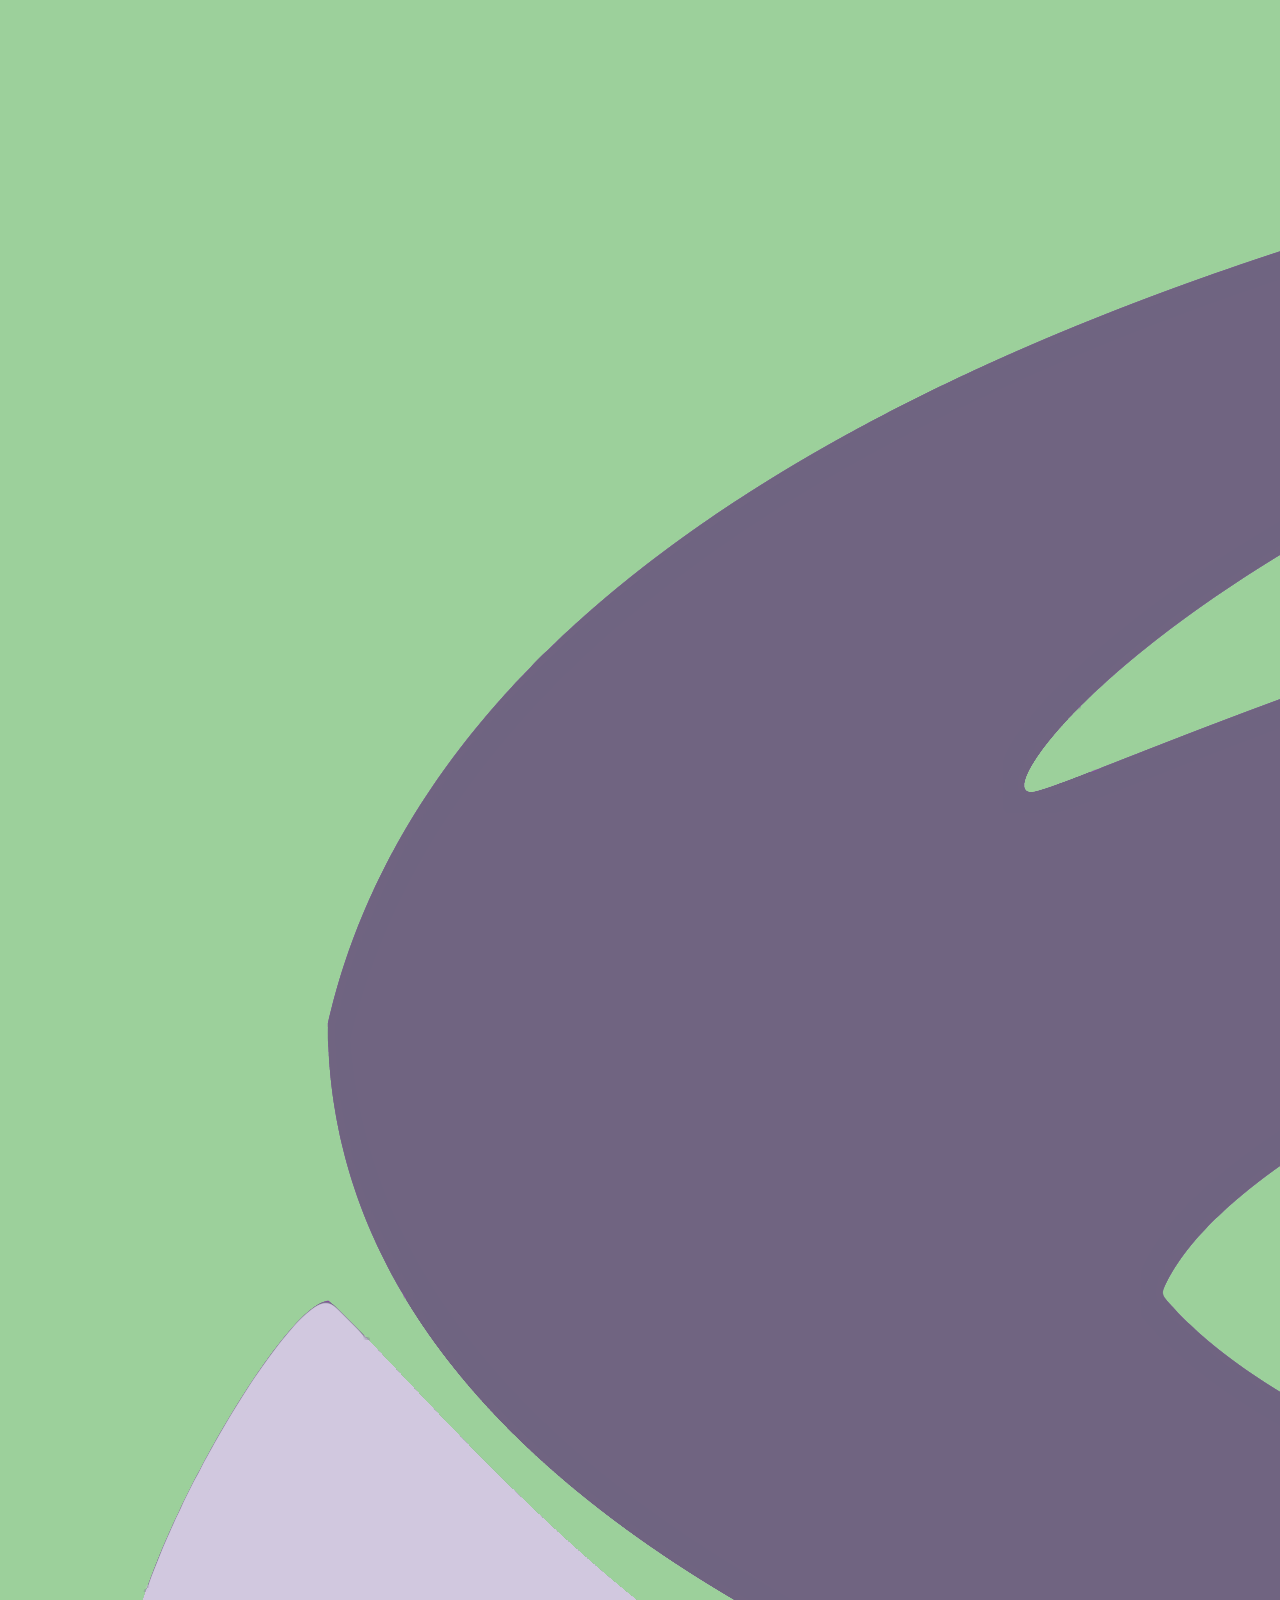
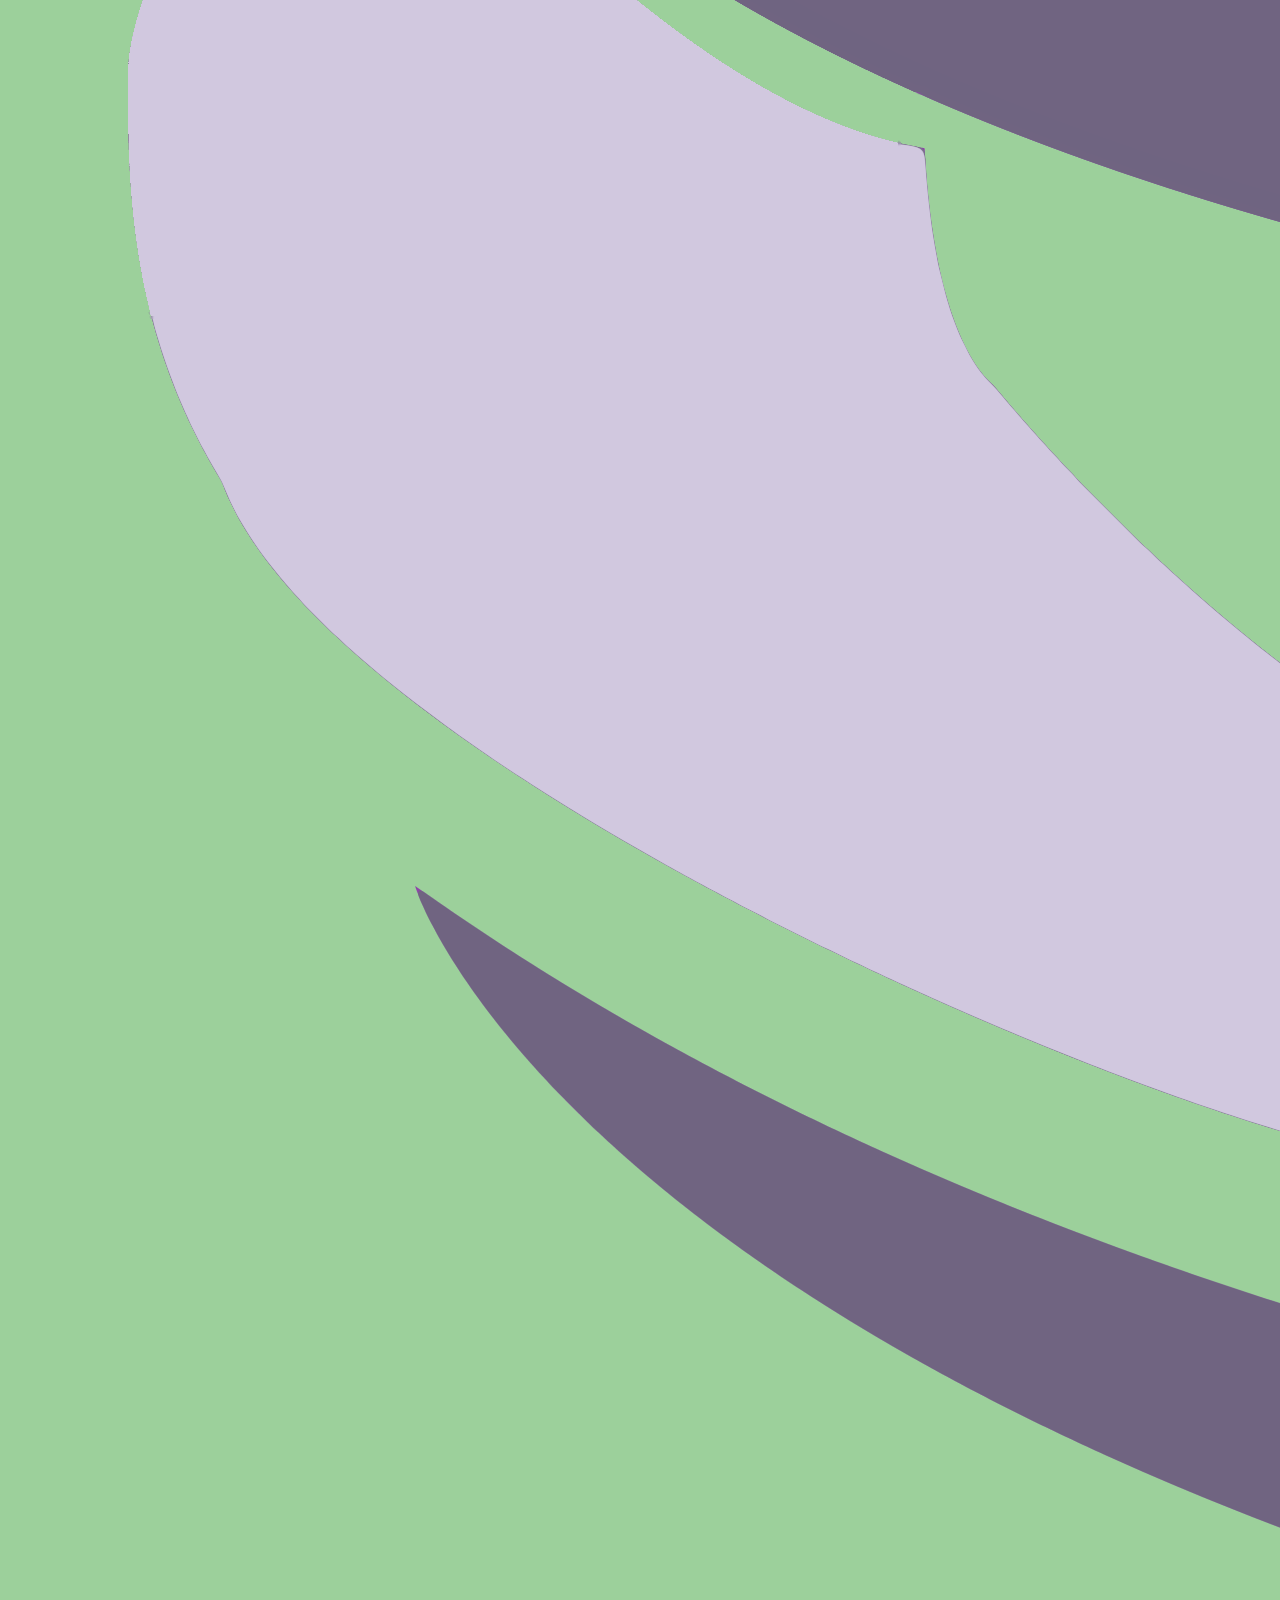
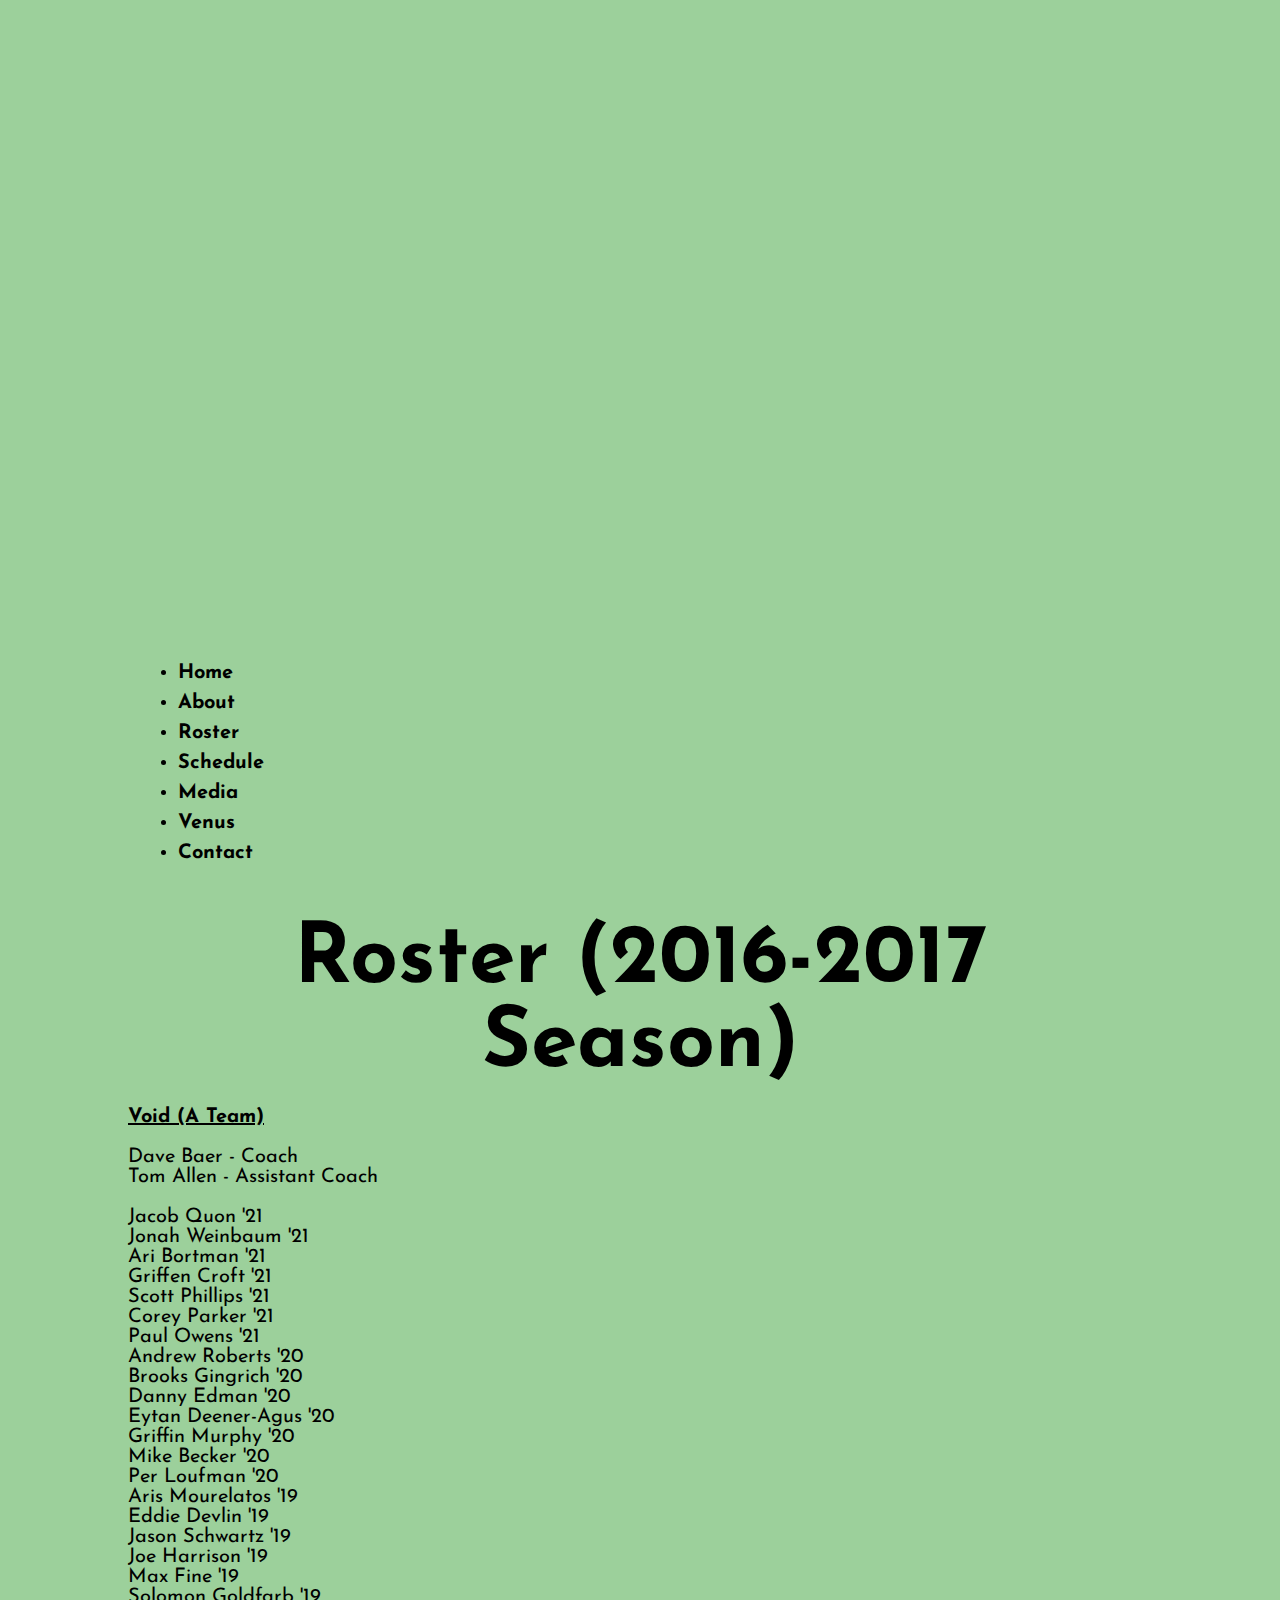
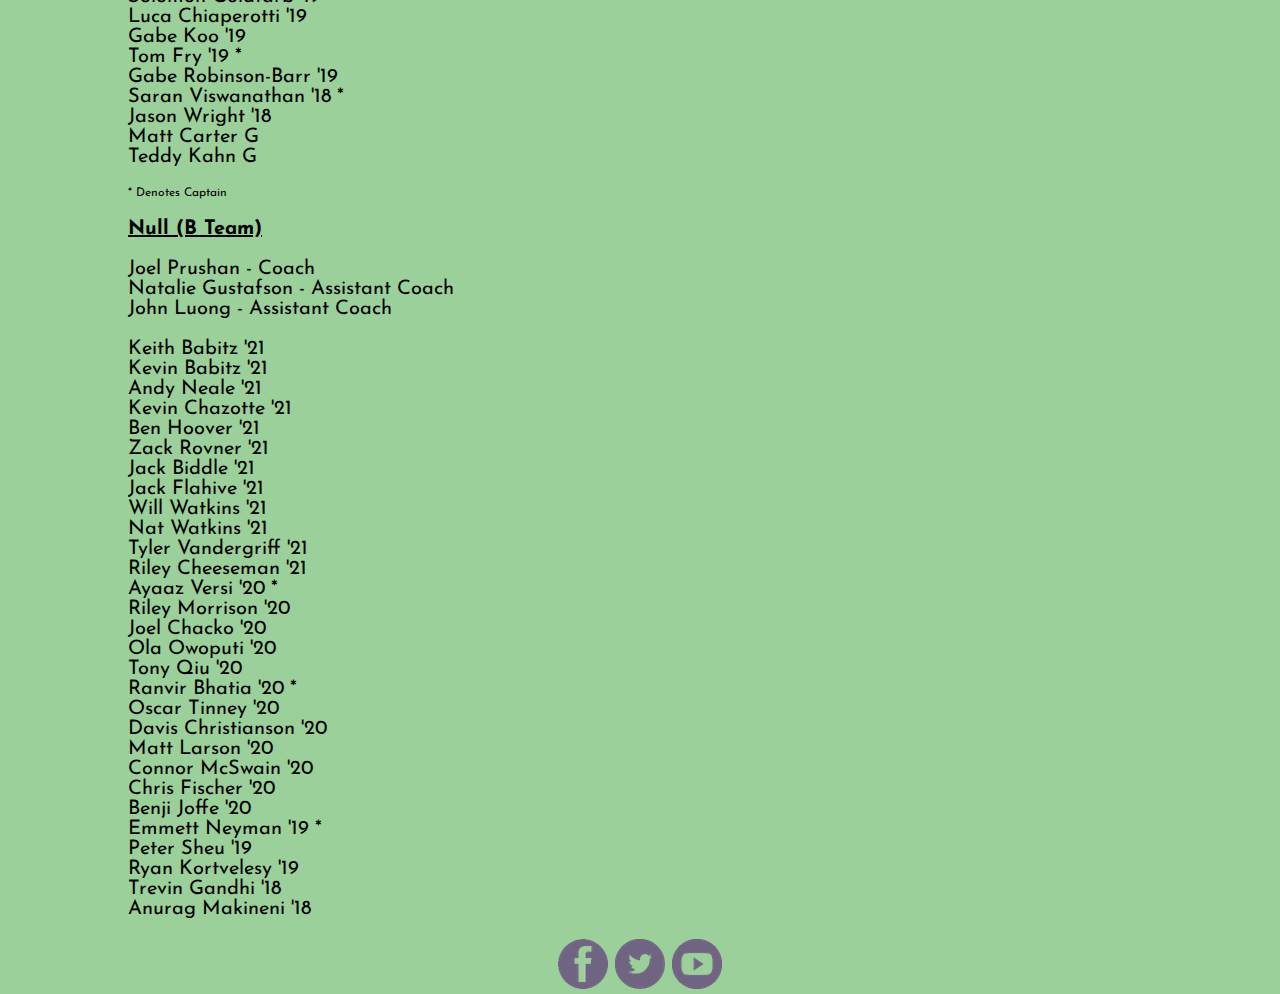
<file: roster.html>
<!doctype html>
<html lang="en">
    <head>
        <link rel="stylesheet" href="style.css">
        <meta charset="utf-8">
        <title>Void Ultimate</title>
    </head>

    <body>
        <div id="wrapper">
            <div class="header" id="header">
                <div class="logo" align="left">
                    <a href="http://voidultimate.com">
                        <img src="final-logo.png" class="void-logo" alt="Void Logo">
                    </a>
                </div>
                <div class="nav-bar"> 
                    <ul class="main-menu">
                        <li class="menu-item">
                            <a href="http://voidultimate.com" class="nav-link"><b>Home</b></a>
                        </li>
                        <li class="menu-item">
                            <a href="about.html" class="nav-link"><b>About</b></a>
                        </li>
                        <li class="menu-item selected">
                            <a href="#" class="nav-link"><b>Roster</b></a>
                        </li>
                        <li class="menu-item">
                            <a href="sched.html" class="nav-link"><b>Schedule</b></a>
                        </li>
                        <li class="menu-item">
                            <a href="media.html" class="nav-link"><b>Media</b></a>
                        </li>
                        <li class="menu-item">
                            <a href="http://www.dolphin.upenn.edu/ultimate/Venus/" class="nav-link"><b>Venus</b></a>
                        </li>
                        <li class="menu-item">
                            <a href="contact.html" class="nav-link"><b>Contact</b></a>
                        </li>
                    </ul>
                </div>
            </div>

            <div class="body">
                <h1 class="title">
                   Roster (2016-2017 Season)
                </h1>
                <div class="roster">
                    <div class="comp-col">
                        <p>
                            <b><u>Void (A Team)</u></b>
                            <br>
                            <br>
                            Dave Baer - Coach
                            <br>
                            Tom Allen - Assistant Coach
                            <br>
                            <br>
                            Jacob Quon '21
                            <br>
                            Jonah Weinbaum '21
                            <br>
                            Ari Bortman '21
                            <br>
                            Griffen Croft '21
                            <br>
                            Scott Phillips '21
                            <br>
                            Corey Parker '21
                            <br>
                            Paul Owens '21
                            <br>
                            Andrew Roberts '20
                            <br>
                            Brooks Gingrich '20
                            <br>
                            Danny Edman '20
                            <br>
                            Eytan Deener-Agus '20
                            <br>
                            Griffin Murphy '20
                            <br>
                            Mike Becker '20
                            <br>
                            Per Loufman '20
                            <br>
                            Aris Mourelatos '19
                            <br>
                            Eddie Devlin '19
                            <br>
                            Jason Schwartz '19
                            <br>
                            Joe Harrison '19
                            <br>
                            Max Fine '19
                            <br>
                            Solomon Goldfarb '19
                            <br>
                            Luca Chiaperotti '19
                            <br>
                            Gabe Koo '19
                            <br>
                            Tom Fry '19 *
                            <br>
                            Gabe Robinson-Barr '19
                            <br>
                            Saran Viswanathan '18 *
                            <br>
                            Jason Wright '18
                            <br>
                            Matt Carter G
                            <br>
                            Teddy Kahn G
                        </p>
                        <p style="font-size:12px;">
                            * Denotes Captain
                        </p>
                    </div>
                    <div class="scrim-col">
                        <p>
                            <b><u>Null (B Team)</u></b>
                            <br>
                            <br>
                            Joel Prushan - Coach
                            <br>
                            Natalie Gustafson - Assistant Coach
                            <br>
                            John Luong - Assistant Coach
                            <br>
                            <br>
                            Keith Babitz '21
                            <br>
                            Kevin Babitz '21
                            <br>
                            Andy Neale '21
                            <br>
                            Kevin Chazotte '21
                            <br>
                            Ben Hoover '21
                            <br>
                            Zack Rovner '21
                            <br>
                            Jack Biddle '21
                            <br>
                            Jack Flahive '21
                            <br>
                            Will Watkins '21
                            <br>
                            Nat Watkins '21
                            <br>
                            Tyler Vandergriff '21
                            <br>
                            Riley Cheeseman '21
                            <br>
                            Ayaaz Versi '20 *
                            <br>
                            Riley Morrison '20
                            <br>
                            Joel Chacko '20
                            <br>
                            Ola Owoputi '20
                            <br>
                            Tony Qiu '20
                            <br>
                            Ranvir Bhatia '20 *
                            <br>
                            Oscar Tinney '20
                            <br>
                            Davis Christianson '20
                            <br>
                            Matt Larson '20
                            <br>
                            Connor McSwain '20
                            <br>
                            Chris Fischer '20
                            <br>
                            Benji Joffe '20
                            <br>
                            Emmett Neyman '19 *
                            <br>
                            Peter Sheu '19
                            <br>
                            Ryan Kortvelesy '19
                            <br>
                            Trevin Gandhi '18
                            <br>
                            Anurag Makineni '18
                        </p>
                    </div>    
                </div>
            </div>

            <div class="footer" id="footer">
                <a href="https://www.facebook.com/pages/VOID-Ultimate-Frisbee/114727355308957" class="social-link">
                    <img src="icons/facebook-icon2.png" alt="Facebook Link" class="soc-icon" onmouseover="this.src='icons/facebook-icon.png';" onmouseout="this.src='icons/facebook-icon2.png';">
                </a>
                <a href="http://www.twitter.com/VoidUltimate" class="social-link"> 
                    <img src="icons/twitter-icon2.png" alt="Twitter Link" class="soc-icon" onmouseover="this.src='icons/twitter-icon.png';" onmouseout="this.src='icons/twitter-icon2.png';">
                </a>
                <a href="http://www.youtube.com/user/VoidUltimate/" class="social-link" onmouseover="this.src='youtube-icon.png';" onmouseout="this.src='youtube-icon2.png';">
                    <img src="icons/youtube-icon2.png" alt="Youtube Link" class="soc-icon"  onmouseover="this.src='icons/youtube-icon.png';" onmouseout="this.src='icons/youtube-icon2.png';">
                </a>
            </div>
        </div>
    </body>
</html>
</file>
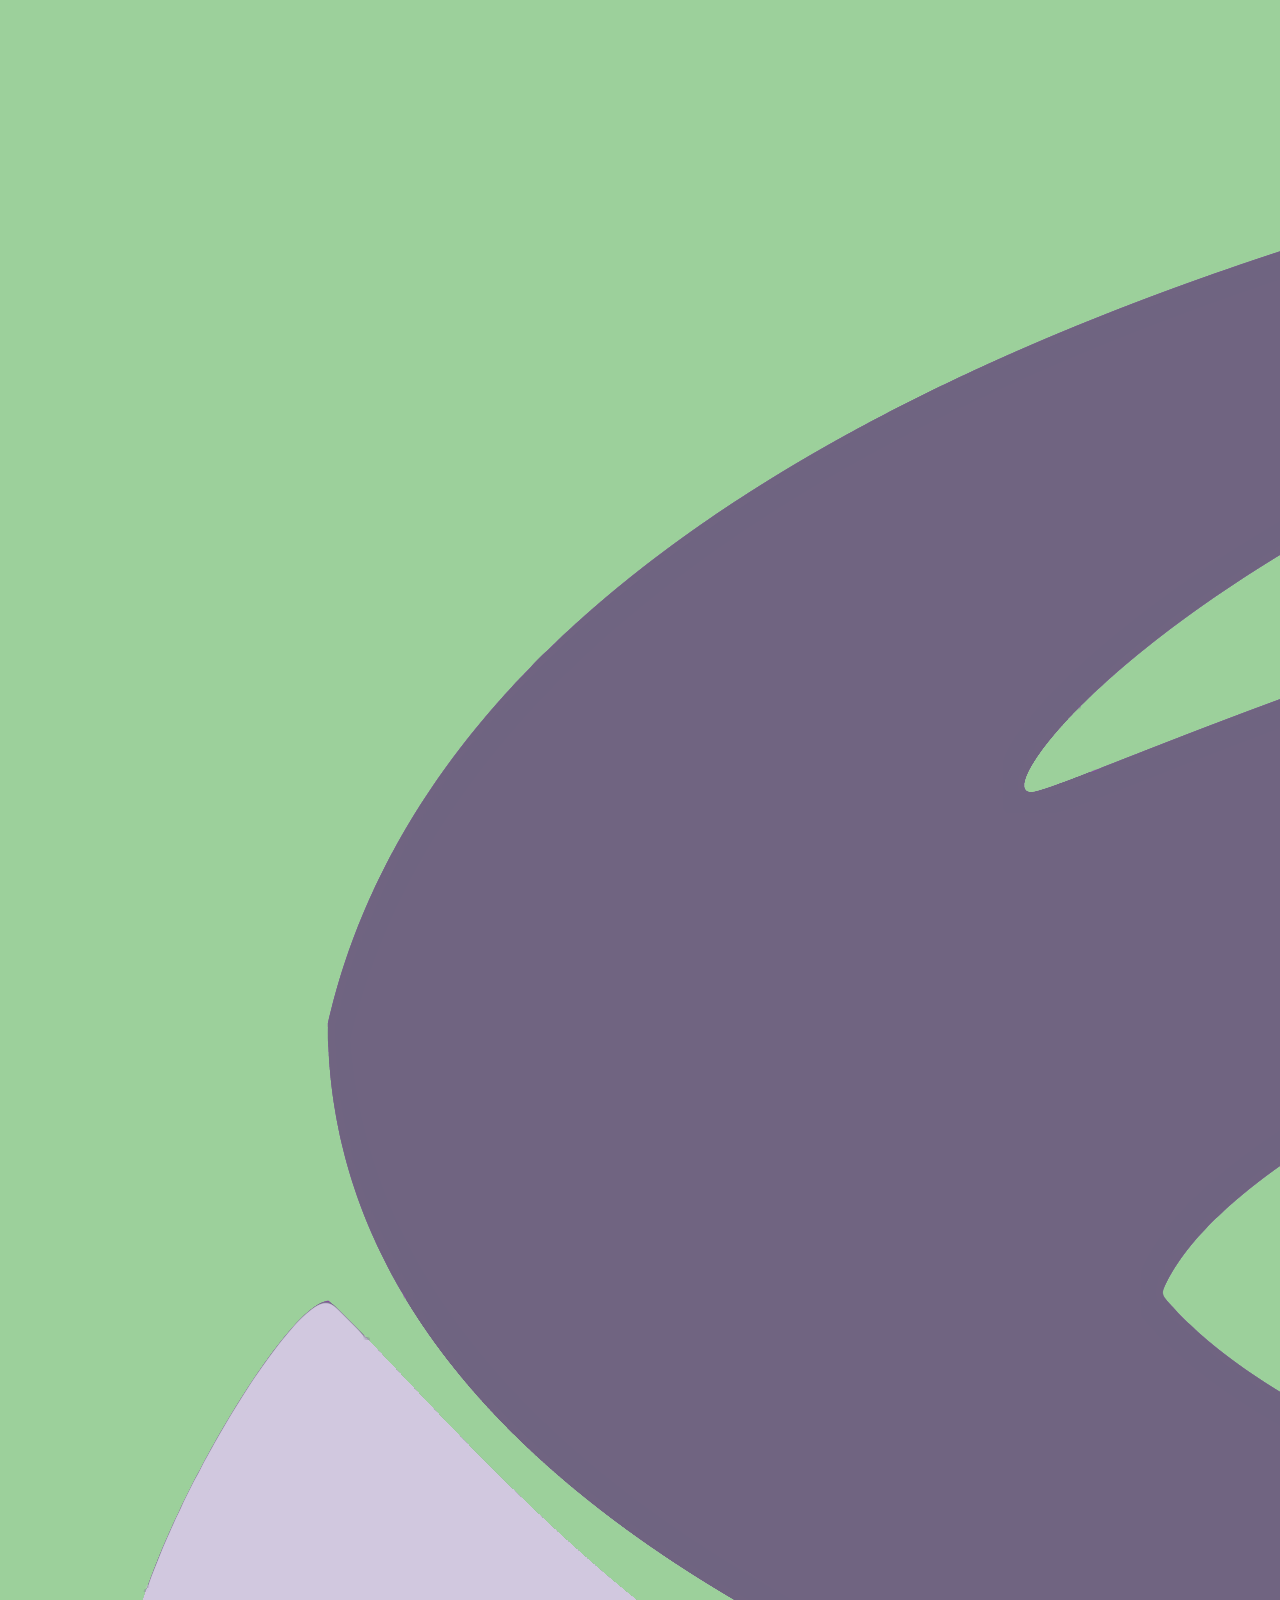
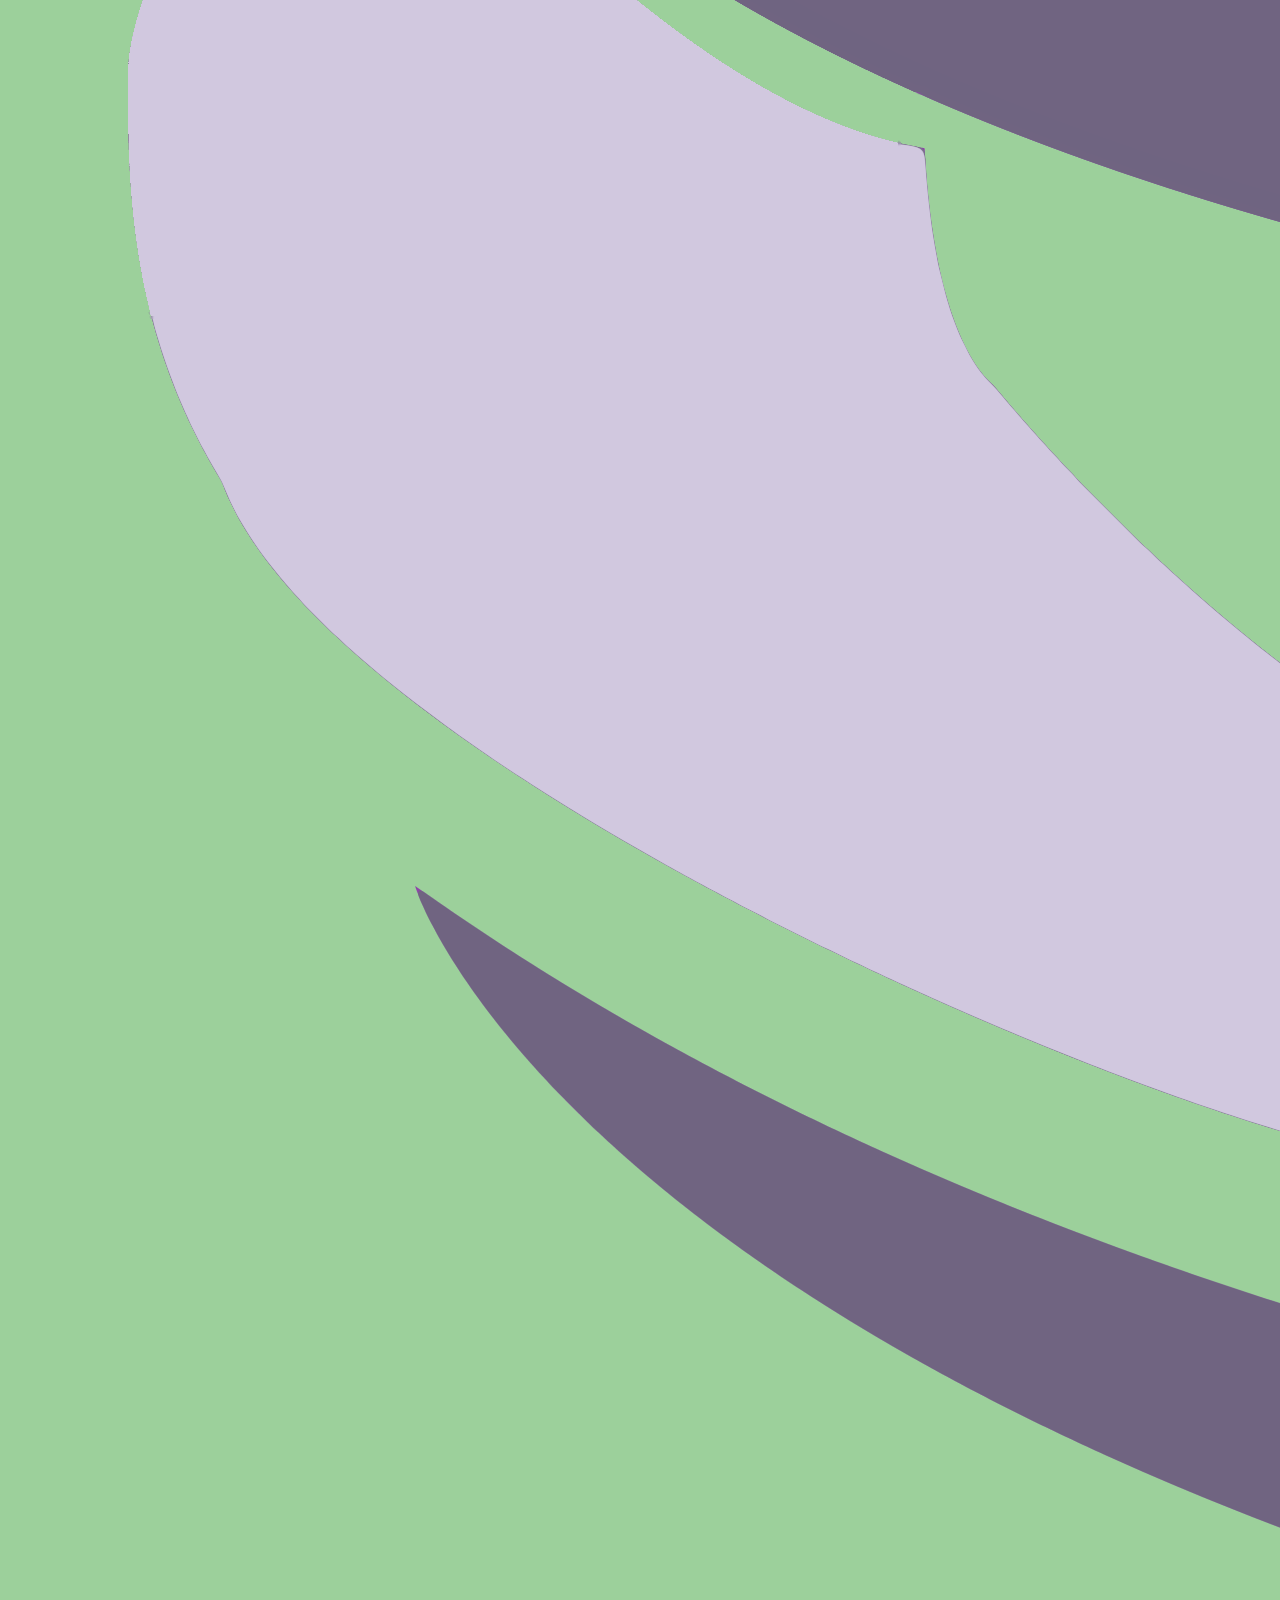
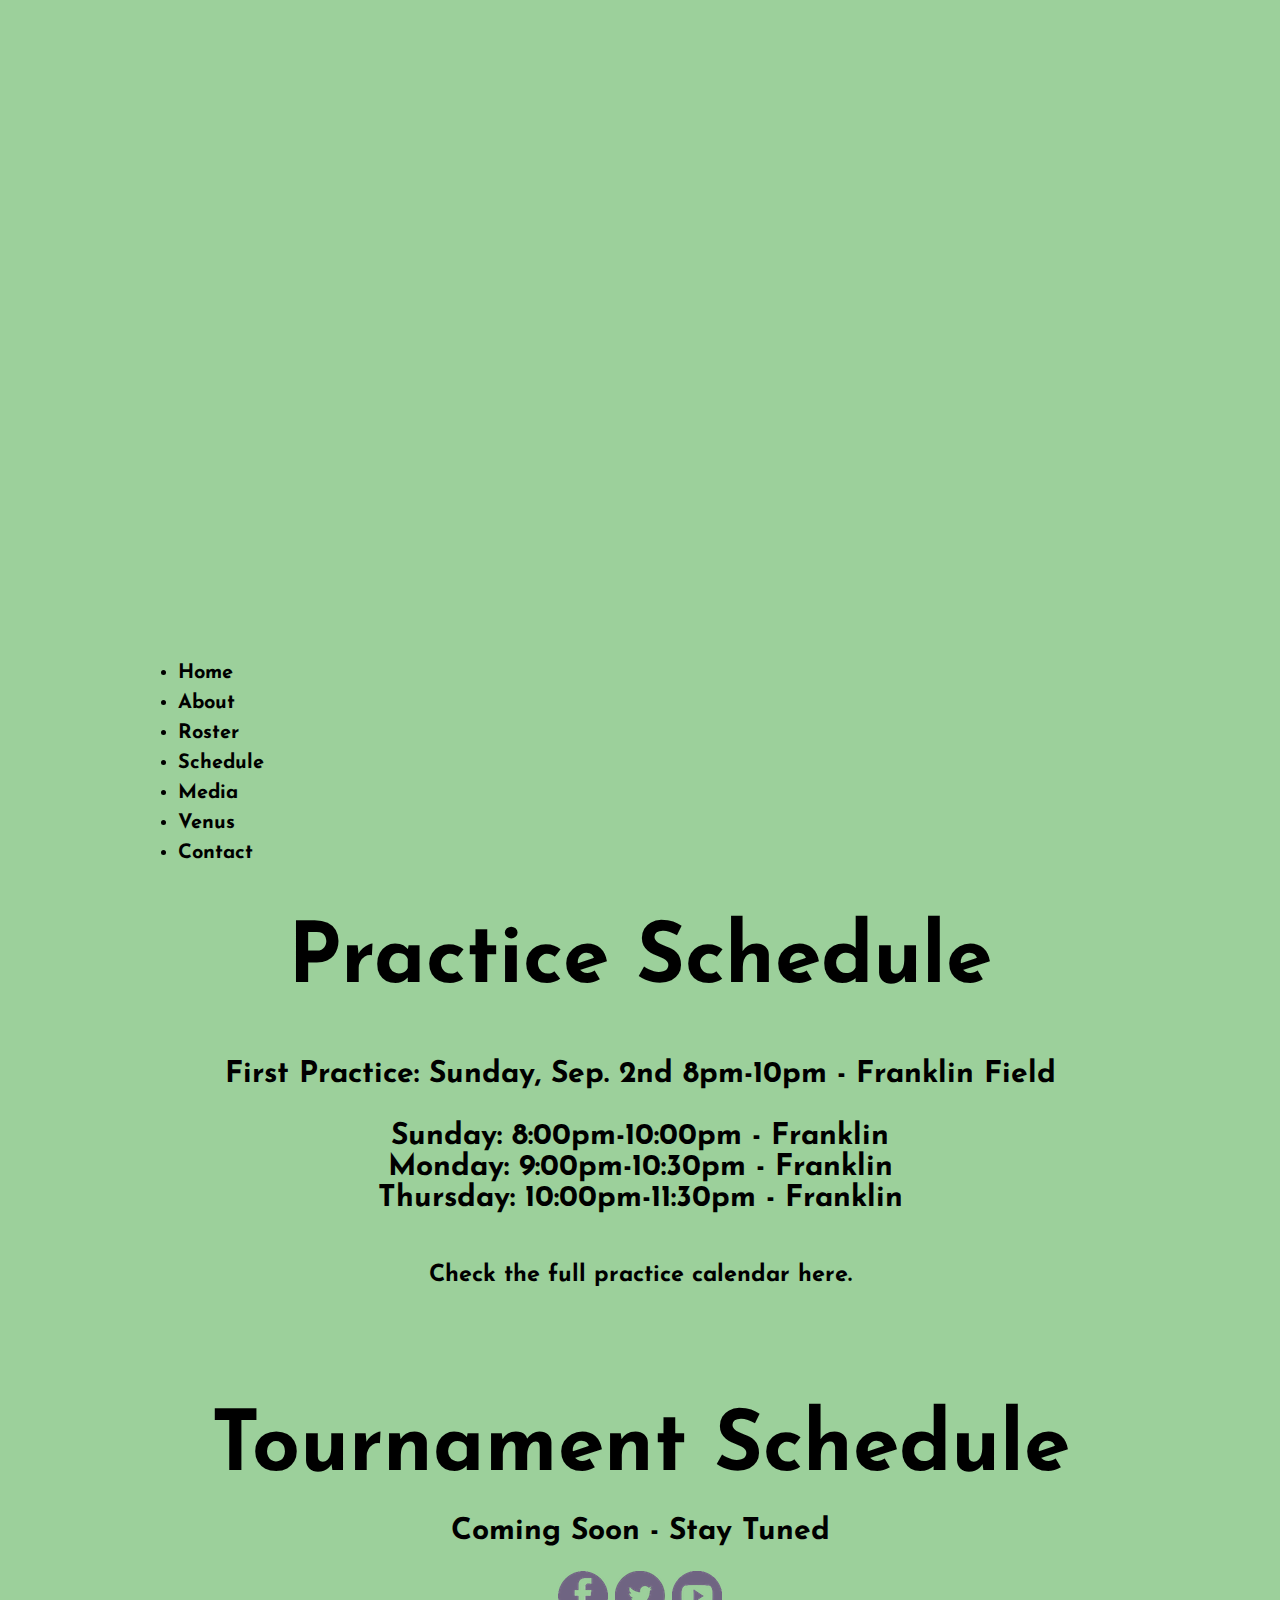
<file: sched.html>
<!doctype html>
<html lang="en">
    <head>
        <link rel="stylesheet" href="style.css">
        <meta charset="utf-8">
        <title>Void Ultimate</title>
    </head>

    <body>
        <div id="wrapper">
            <div class="header" id="header">
                <div class="logo" align="left">
                    <a href="http://voidultimate.com">
                        <img src="final-logo.png" class="void-logo" alt="Void Logo">
                    </a>
                </div>
                <div class="nav-bar"> 
                    <ul class="main-menu">
                        <li class="menu-item">
                            <a href="http://voidultimate.com" class="nav-link"><b>Home</b></a>
                        </li>
                        <li class="menu-item">
                            <a href="about.html" class="nav-link"><b>About</b></a>
                        </li>
                        <li class="menu-item">
                            <a href="roster.html" class="nav-link"><b>Roster</b></a>
                        </li>
                        <li class="menu-item selected">
                            <a href="#" class="nav-link"><b>Schedule</b></a>
                        </li>
                        <li class="menu-item">
                            <a href="media.html" class="nav-link"><b>Media</b></a>
                        </li>
                        <li class="menu-item">
                            <a href="http://www.dolphin.upenn.edu/ultimate/Venus/" class="nav-link"><b>Venus</b></a>
                        </li>
                        <li class="menu-item">
                            <a href="contact.html" class="nav-link"><b>Contact</b></a>
                        </li>
                    </ul>
                </div>
            </div>

            <div class="body">
                <h1 class="title">
                    Practice Schedule
                </h1>
                <h2 class="content">
                    <br>
                    First Practice: Sunday, Sep. 2nd 8pm-10pm - Franklin Field
                    <br>
                    <br>
                    Sunday: 8:00pm-10:00pm - Franklin
                    <br>
                    Monday: 9:00pm-10:30pm - Franklin
                    <br>
                    Thursday: 10:00pm-11:30pm - Franklin
                </h2>
                <h3>
                    <br>
                    Check the full practice calendar <a href="https://calendar.google.com/calendar/embed?src=void.ultimate%40gmail.com&ctz=America%2FNew_York"> here</a>.
                </h3>
                <br>
                <br>
                <h1 class="title">
                    Tournament Schedule
                </h1>
                <h2 class="content">
                  <!--  <br>
                    B Team Madness (B Team) - March 17th-18th
                    <br>
                    Steakfest (B Team) - March 24th-25th
                    <br>
                    Atlantic Coast Open (A Team) - March 24th-25th
                    <br>
                    New England Open (A Team) - March 31st-April 1st
                    <br>
                    Sectionals (A and B Team) - April 14th-15th
                    <br>
                    Regionals (A Team) - April 28th-29th -->
                    Coming Soon - Stay Tuned
                </h2>
            </div>

            <div class="footer" id="footer">
                <a href="https://www.facebook.com/pages/VOID-Ultimate-Frisbee/114727355308957" class="social-link">
                    <img src="icons/facebook-icon2.png" alt="Facebook Link" class="soc-icon" onmouseover="this.src='icons/facebook-icon.png';" onmouseout="this.src='icons/facebook-icon2.png';">
                </a>
                <a href="http://www.twitter.com/VoidUltimate" class="social-link"> 
                    <img src="icons/twitter-icon2.png" alt="Twitter Link" class="soc-icon" onmouseover="this.src='icons/twitter-icon.png';" onmouseout="this.src='icons/twitter-icon2.png';">
                </a>
                <a href="http://www.youtube.com/user/VoidUltimate/" class="social-link" onmouseover="this.src='youtube-icon.png';" onmouseout="this.src='youtube-icon2.png';">
                    <img src="icons/youtube-icon2.png" alt="Youtube Link" class="soc-icon"  onmouseover="this.src='icons/youtube-icon.png';" onmouseout="this.src='icons/youtube-icon2.png';">
                </a>
            </div>
        </div>
    </body>
</html>
</file>
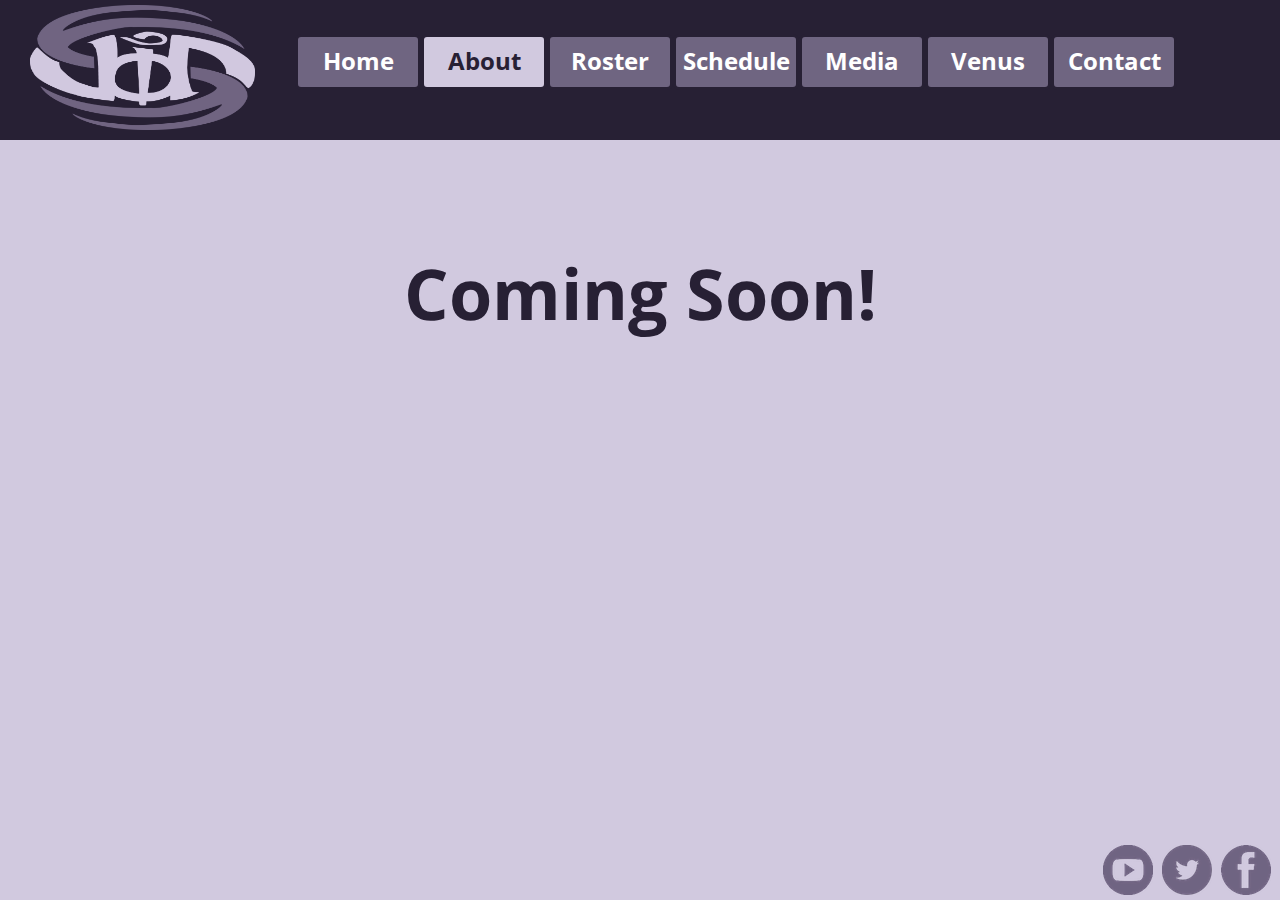
<file: frisbee/void_site/about.html>
<!doctype html>
<html lang="en">
    <head>
        <link rel="stylesheet" href="style.css">
        <meta charset="utf-8">
        <title>Void Ultimate</title>
    </head>

    <body>
        <div id="wrapper">
            <div class="header" id="header">
                <div class="logo" align="left">
                    <a href="index.html">
                        <img src="final-logo.png" class="void-logo" alt="Void Logo">
                    </a>
                </div>
                <div class="nav-bar"> 
                    <ul class="main-menu">
                        <li class="menu-item">
                            <a href="index.html" class="nav-link"><b>Home</b></a>
                        </li>
                        <li class="menu-item selected">
                            <a href="#" class="nav-link"><b>About</b></a>
                        </li>
                        <li class="menu-item">
                            <a href="roster.html" class="nav-link"><b>Roster</b></a>
                        </li>
                        <li class="menu-item">
                            <a href="sched.html" class="nav-link"><b>Schedule</b></a>
                        </li>
                        <li class="menu-item">
                            <a href="media.html" class="nav-link"><b>Media</b></a>
                        </li>
                        <li class="menu-item">
                            <a href="http://www.dolphin.upenn.edu/ultimate/venus/" class="nav-link"><b>Venus</b></a>
                        </li>
                        <li class="menu-item">
                            <a href="contact.html" class="nav-link"><b>Contact</b></a>
                        </li>
                    </ul>
                </div>
            </div>

            <div class="body">
                <h1 class="CS">
                    Coming Soon!
                </h1>
            </div>

            <div class="footer" id="footer">
                <a href="https://www.facebook.com/pages/VOID-Ultimate-Frisbee/114727355308957" class="social-link">
                    <img src="icons/facebook-icon2.png" alt="Facebook Link" class="soc-icon" onmouseover="this.src='icons/facebook-icon.png';" onmouseout="this.src='icons/facebook-icon2.png';">
                </a>
                <a href="http://www.twitter.com/VoidUltimate" class="social-link"> 
                    <img src="icons/twitter-icon2.png" alt="Twitter Link" class="soc-icon" onmouseover="this.src='icons/twitter-icon.png';" onmouseout="this.src='icons/twitter-icon2.png';">
                </a>
                <a href="http://www.youtube.com/user/VoidUltimate/" class="social-link" onmouseover="this.src='youtube-icon.png';" onmouseout="this.src='youtube-icon2.png';">
                    <img src="icons/youtube-icon2.png" alt="Youtube Link" class="soc-icon"  onmouseover="this.src='icons/youtube-icon.png';" onmouseout="this.src='icons/youtube-icon2.png';">
                </a>
            </div>
        </div>
    </body>
</html>
</file>
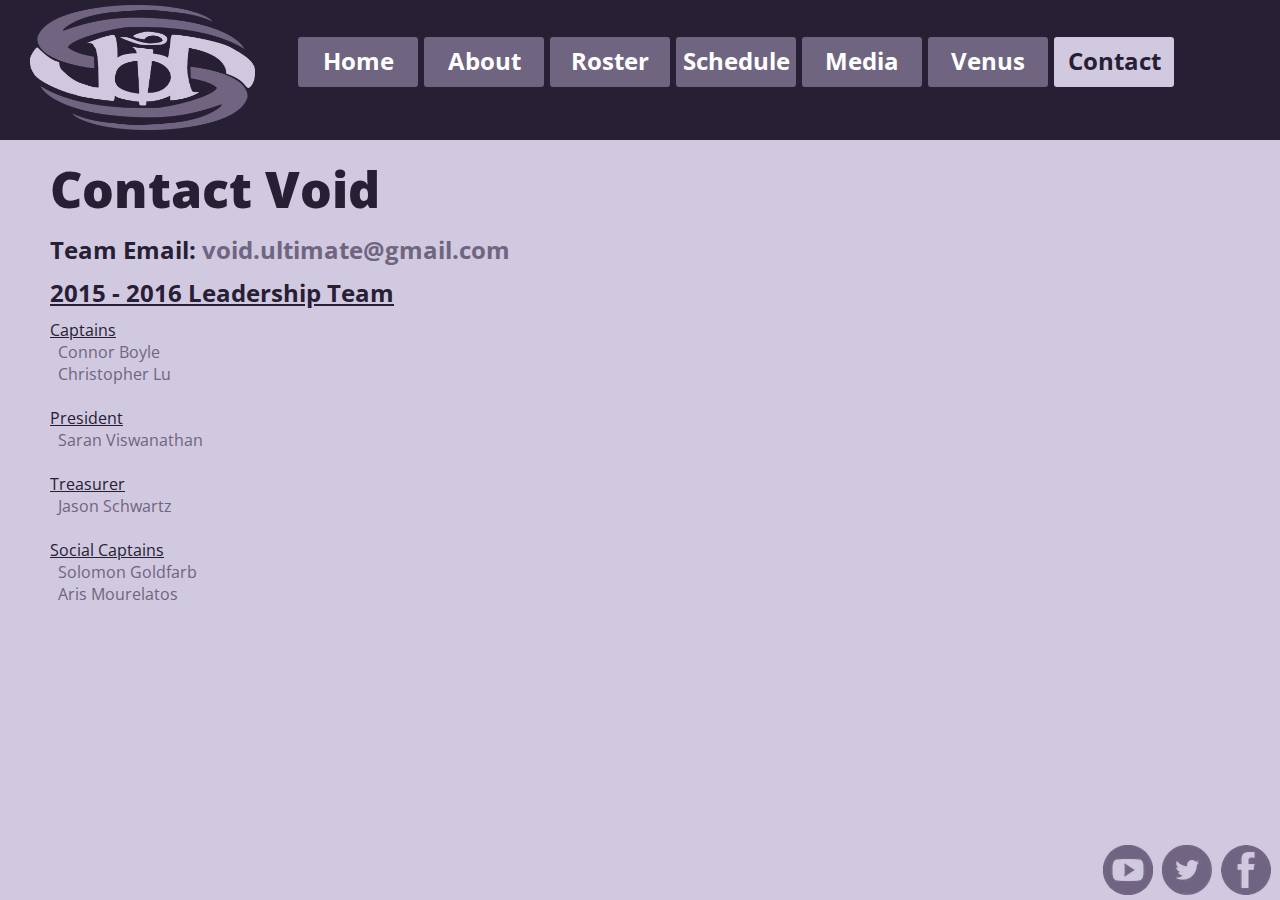
<file: frisbee/void_site/contact.html>
<!doctype html>
<html lang="en">
    <head>
        <link rel="stylesheet" href="style.css">
        <meta charset="utf-8">
        <title>Void Ultimate</title>
    </head>

    <body>
        <div id="wrapper">
            <div class="header" id="header">
                <div class="logo" align="left">
                    <a href="index.html">
                        <img src="final-logo.png" class="void-logo" alt="Void Logo">
                    </a>
                </div>
                <div class="nav-bar"> 
                    <ul class="main-menu">
                        <li class="menu-item">
                            <a href="index.html" class="nav-link"><b>Home</b></a>
                        </li>
                        <li class="menu-item">
                            <a href="about.html" class="nav-link"><b>About</b></a>
                        </li>
                        <li class="menu-item">
                            <a href="roster.html" class="nav-link"><b>Roster</b></a>
                        </li>
                        <li class="menu-item">
                            <a href="sched.html" class="nav-link"><b>Schedule</b></a>
                        </li>
                        <li class="menu-item">
                            <a href="media.html" class="nav-link"><b>Media</b></a>
                        </li>
                        <li class="menu-item">
                            <a href="http://www.dolphin.upenn.edu/ultimate/venus/" class="nav-link"><b>Venus</b></a>
                        </li>
                        <li class="menu-item selected">
                            <a href="#" class="nav-link"><b>Contact</b></a>
                        </li>
                    </ul>
                </div>
            </div>

            <div class="body">
                <h1 class="title">
                    Contact Void
                </h1>
                <h2 class="content">
                    Team Email: <a href="mailto:void.ultimate@gmail.com">void.ultimate@gmail.com</a>
                </h2>
                <h2 class="content">
                    <u>2015 - 2016 Leadership Team</u>
                </h2>
                <p>
                    <u>Captains</u>
                    <br>
                    &nbsp;&nbsp;<a href="mailto:connorb@sas.upenn.edu">Connor Boyle</a>
                    <br>
                    &nbsp;&nbsp;<a href="mailto:chrislu@wharton.upenn.edu">Christopher Lu</a>
                    <br>
                    <br>
                    <u>President</u>
                    <br>
                    &nbsp;&nbsp;<a href="mailto:saranvis@wharton.upenn.edu">Saran Viswanathan</a>
                    <br>
                    <br>
                    <u>Treasurer</u>
                    <br>
                    &nbsp;&nbsp;<a href="mailto:jaschw@seas.upenn.edu">Jason Schwartz</a>
                    <br>
                    <br>
                    <u>Social Captains</u>
                    <br>
                    &nbsp;&nbsp;<a href="mailto:gosolo@seas.upenn.edu">Solomon Goldfarb</a>
                    <br>
                    &nbsp;&nbsp;<a href="mailto:hmour.upenn.edu">Aris Mourelatos</a>
                    <br>
                </p>
            </div>

            <div class="footer" id="footer">
                <a href="https://www.facebook.com/pages/VOID-Ultimate-Frisbee/114727355308957" class="social-link">
                    <img src="icons/facebook-icon2.png" alt="Facebook Link" class="soc-icon" onmouseover="this.src='icons/facebook-icon.png';" onmouseout="this.src='icons/facebook-icon2.png';">
                </a>
                <a href="http://www.twitter.com/VoidUltimate" class="social-link"> 
                    <img src="icons/twitter-icon2.png" alt="Twitter Link" class="soc-icon" onmouseover="this.src='icons/twitter-icon.png';" onmouseout="this.src='icons/twitter-icon2.png';">
                </a>
                <a href="http://www.youtube.com/user/VoidUltimate/" class="social-link" onmouseover="this.src='youtube-icon.png';" onmouseout="this.src='youtube-icon2.png';">
                    <img src="icons/youtube-icon2.png" alt="Youtube Link" class="soc-icon"  onmouseover="this.src='icons/youtube-icon.png';" onmouseout="this.src='icons/youtube-icon2.png';">
                </a>
            </div>
        </div>
    </body>
</html>
</file>
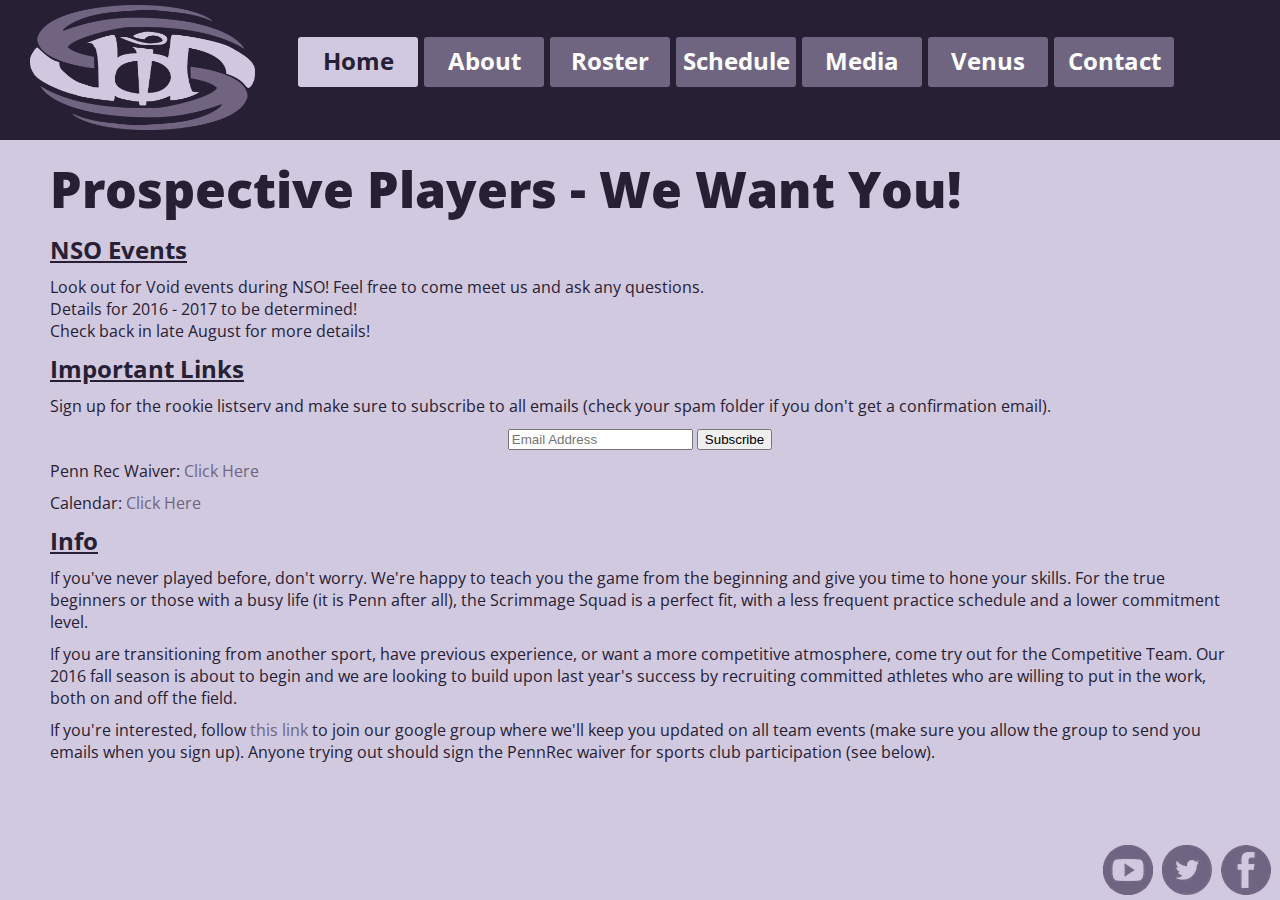
<file: frisbee/void_site/freshman.html>
<!doctype html>
<html lang="en">
    <head>
        <link rel="stylesheet" href="style.css">
        <meta charset="utf-8">
        <title>Void Ultimate</title>
    </head>

    <body>
        <div id="wrapper">
            <div class="header" id="header">
                <div class="logo" align="left">
                    <a href="index.html">
                        <img src="final-logo.png" class="void-logo" alt="Void Logo">
                    </a>
                </div>
                <div class="nav-bar"> 
                    <ul class="main-menu">
                        <li class="menu-item selected">
                            <a href="index.html" class="nav-link"><b>Home</b></a>
                        </li>
                        <li class="menu-item">
                            <a href="about.html" class="nav-link"><b>About</b></a>
                        </li>
                        <li class="menu-item">
                            <a href="roster.html" class="nav-link"><b>Roster</b></a>
                        </li>
                        <li class="menu-item">
                            <a href="sched.html" class="nav-link"><b>Schedule</b></a>
                        </li>
                        <li class="menu-item">
                            <a href="media.html" class="nav-link"><b>Media</b></a>
                        </li>
                        <li class="menu-item">
                            <a href="http://www.dolphin.upenn.edu/ultimate/venus/" class="nav-link"><b>Venus</b></a>
                        </li>
                        <li class="menu-item">
                            <a href="contact.html" class="nav-link"><b>Contact</b></a>
                        </li>
                    </ul>
                </div>
            </div>

            <div class="body">
                <h1 class="title">
                    Prospective Players - We Want You!
                </h1>
                <h2 class="content">
                    <u>NSO Events</u>
                </h2>
                <p>
                    Look out for Void events during NSO! Feel free to come meet us and ask any questions.
                    <br>
                    Details for 2016 - 2017 to be determined!
                    <br>
                    Check back in late August for more details!
                <h2 class="content">
                    <u>Important Links</u>
                </h2>
                <p>
                    Sign up for the rookie listserv and make sure to subscribe to all emails (check your spam folder if you don't get a confirmation email).
                </p>
                <form target="_blank" action="http://groups.google.com/group/voidrookies2016/boxsubscribe">
                    <input type="email" placeholder="Email Address" id="email">
                    <input class="button" type="submit" value="Subscribe">
                </form>
                <p>
                    Penn Rec Waiver: <a href="https://docs.google.com/a/sas.upenn.edu/forms/d/e/1FAIpQLSe6OB-WBCL_cNKzAa5QlgeKPSFKVL5IndqqI6EqGDFgToMa_w/viewform">Click Here</a>
                </p>
                <p>
                    Calendar: <a href="https://www.google.com/calendar/embed?src=void.ultimate%40gmail.com&ctz=America/New_York&mode=week"> Click Here</a>
                </p>
                <h2 class="content">
                    <u>Info</u>
                </h2>
                 <p>
                    If you've never played before, don't worry. We're happy to teach you the game from the beginning and give you time to hone your skills. For the true beginners or those with a busy life (it is Penn after all), the Scrimmage Squad is a perfect fit, with a less frequent practice schedule and a lower commitment level. 
                </p>
                <p> 
                    If you are transitioning from another sport, have previous experience, or want a more competitive atmosphere, come try out for the Competitive Team. Our 2016 fall season is about to begin and we are looking to build upon last year's success by recruiting committed athletes who are willing to put in the work, both on and off the field. 
                </p>
                <p>
                    If you're interested, follow <a href="https://groups.google.com/forum/#!forum/void-rookies">this link</a> to join our google group where we'll keep you updated on all team events (make sure you allow the group to send you emails when you sign up). Anyone trying out should sign the PennRec waiver for sports club participation (see below).
                </p>
            </div>

            <div class="footer" id="footer">
                <a href="https://www.facebook.com/pages/VOID-Ultimate-Frisbee/114727355308957" class="social-link">
                    <img src="icons/facebook-icon2.png" alt="Facebook Link" class="soc-icon" onmouseover="this.src='icons/facebook-icon.png';" onmouseout="this.src='icons/facebook-icon2.png';">
                </a>
                <a href="http://www.twitter.com/VoidUltimate" class="social-link"> 
                    <img src="icons/twitter-icon2.png" alt="Twitter Link" class="soc-icon" onmouseover="this.src='icons/twitter-icon.png';" onmouseout="this.src='icons/twitter-icon2.png';">
                </a>
                <a href="http://www.youtube.com/user/VoidUltimate/" class="social-link" onmouseover="this.src='youtube-icon.png';" onmouseout="this.src='youtube-icon2.png';">
                    <img src="icons/youtube-icon2.png" alt="Youtube Link" class="soc-icon"  onmouseover="this.src='icons/youtube-icon.png';" onmouseout="this.src='icons/youtube-icon2.png';">
                </a>
            </div>
        </div>
    </body>
</html>
</file>
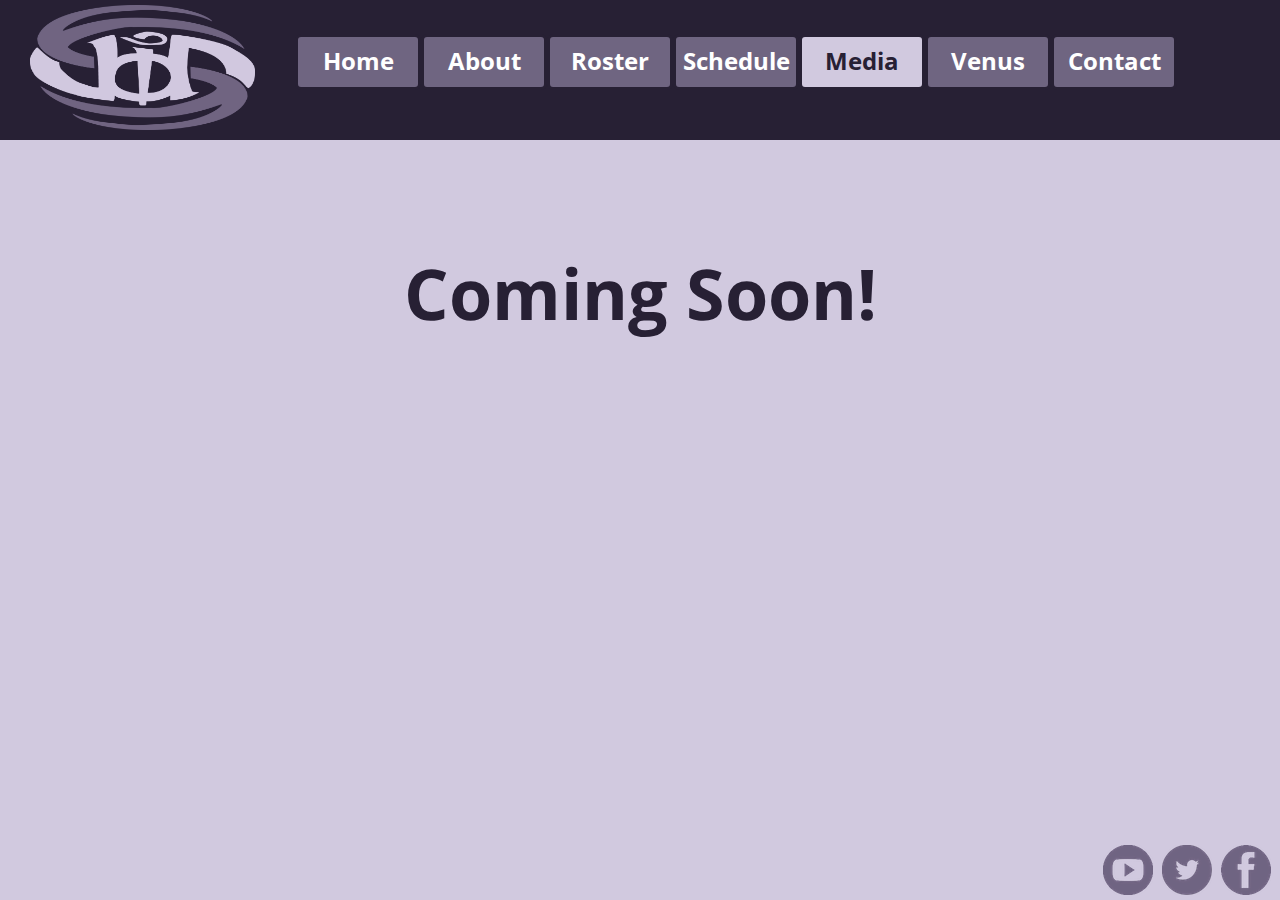
<file: frisbee/void_site/media.html>
<!doctype html>
<html lang="en">
    <head>
        <link rel="stylesheet" href="style.css">
        <meta charset="utf-8">
        <title>Void Ultimate</title>
    </head>

    <body>
        <div id="wrapper">
            <div class="header" id="header">
                <div class="logo" align="left">
                    <a href="index.html">
                        <img src="final-logo.png" class="void-logo" alt="Void Logo">
                    </a>
                </div>
                <div class="nav-bar"> 
                    <ul class="main-menu">
                        <li class="menu-item">
                            <a href="index.html" class="nav-link"><b>Home</b></a>
                        </li>
                        <li class="menu-item">
                            <a href="about.html" class="nav-link"><b>About</b></a>
                        </li>
                        <li class="menu-item">
                            <a href="roster.html" class="nav-link"><b>Roster</b></a>
                        </li>
                        <li class="menu-item">
                            <a href="sched.html" class="nav-link"><b>Schedule</b></a>
                        </li>
                        <li class="menu-item selected">
                            <a href="#" class="nav-link"><b>Media</b></a>
                        </li>
                        <li class="menu-item">
                            <a href="http://www.dolphin.upenn.edu/ultimate/venus/" class="nav-link"><b>Venus</b></a>
                        </li>
                        <li class="menu-item">
                            <a href="contact.html" class="nav-link"><b>Contact</b></a>
                        </li>
                    </ul>
                </div>
            </div>

            <div class="body">
                <h1 class="CS">
                    Coming Soon!
                </h1>
            </div>

            <div class="footer" id="footer">
                <a href="https://www.facebook.com/pages/VOID-Ultimate-Frisbee/114727355308957" class="social-link">
                    <img src="icons/facebook-icon2.png" alt="Facebook Link" class="soc-icon" onmouseover="this.src='icons/facebook-icon.png';" onmouseout="this.src='icons/facebook-icon2.png';">
                </a>
                <a href="http://www.twitter.com/VoidUltimate" class="social-link"> 
                    <img src="icons/twitter-icon2.png" alt="Twitter Link" class="soc-icon" onmouseover="this.src='icons/twitter-icon.png';" onmouseout="this.src='icons/twitter-icon2.png';">
                </a>
                <a href="http://www.youtube.com/user/VoidUltimate/" class="social-link" onmouseover="this.src='youtube-icon.png';" onmouseout="this.src='youtube-icon2.png';">
                    <img src="icons/youtube-icon2.png" alt="Youtube Link" class="soc-icon"  onmouseover="this.src='icons/youtube-icon.png';" onmouseout="this.src='icons/youtube-icon2.png';">
                </a>
            </div>
        </div>
    </body>
</html>
</file>
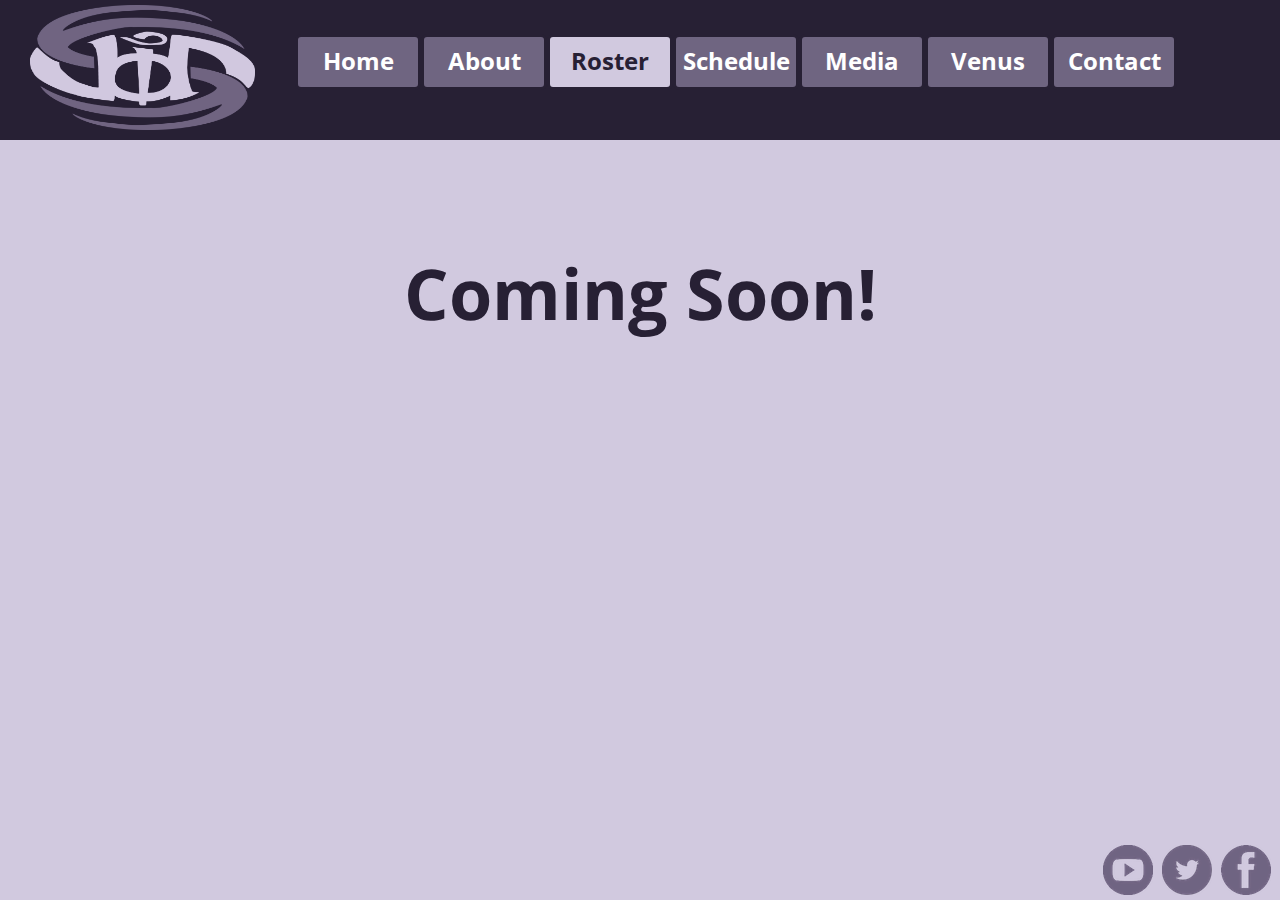
<file: frisbee/void_site/roster.html>
<!doctype html>
<html lang="en">
    <head>
        <link rel="stylesheet" href="style.css">
        <meta charset="utf-8">
        <title>Void Ultimate</title>
    </head>

    <body>
        <div id="wrapper">
            <div class="header" id="header">
                <div class="logo" align="left">
                    <a href="index.html">
                        <img src="final-logo.png" class="void-logo" alt="Void Logo">
                    </a>
                </div>
                <div class="nav-bar"> 
                    <ul class="main-menu">
                        <li class="menu-item">
                            <a href="index.html" class="nav-link"><b>Home</b></a>
                        </li>
                        <li class="menu-item">
                            <a href="about.html" class="nav-link"><b>About</b></a>
                        </li>
                        <li class="menu-item selected">
                            <a href="#" class="nav-link"><b>Roster</b></a>
                        </li>
                        <li class="menu-item">
                            <a href="sched.html" class="nav-link"><b>Schedule</b></a>
                        </li>
                        <li class="menu-item">
                            <a href="media.html" class="nav-link"><b>Media</b></a>
                        </li>
                        <li class="menu-item">
                            <a href="http://www.dolphin.upenn.edu/ultimate/venus/" class="nav-link"><b>Venus</b></a>
                        </li>
                        <li class="menu-item">
                            <a href="contact.html" class="nav-link"><b>Contact</b></a>
                        </li>
                    </ul>
                </div>
            </div>

            <div class="body">
                <h1 class="CS">
                    Coming Soon!
                </h1>
            </div>

            <div class="footer" id="footer">
                <a href="https://www.facebook.com/pages/VOID-Ultimate-Frisbee/114727355308957" class="social-link">
                    <img src="icons/facebook-icon2.png" alt="Facebook Link" class="soc-icon" onmouseover="this.src='icons/facebook-icon.png';" onmouseout="this.src='icons/facebook-icon2.png';">
                </a>
                <a href="http://www.twitter.com/VoidUltimate" class="social-link"> 
                    <img src="icons/twitter-icon2.png" alt="Twitter Link" class="soc-icon" onmouseover="this.src='icons/twitter-icon.png';" onmouseout="this.src='icons/twitter-icon2.png';">
                </a>
                <a href="http://www.youtube.com/user/VoidUltimate/" class="social-link" onmouseover="this.src='youtube-icon.png';" onmouseout="this.src='youtube-icon2.png';">
                    <img src="icons/youtube-icon2.png" alt="Youtube Link" class="soc-icon"  onmouseover="this.src='icons/youtube-icon.png';" onmouseout="this.src='icons/youtube-icon2.png';">
                </a>
            </div>
        </div>
    </body>
</html>
</file>
<file: style.css>
@import "https://fonts.googleapis.com/css?family=Josefin+Sans";

figure {
  width: 25%;
  float: left;
  margin: 0;
  padding: 0;
}

body {
  margin: 0 auto;
  max-width: 80%;
  font-family: "Josefin Sans", sans-serif;
  background-color: #9CD09B;
  color: black;
  text-align: center;
  font-size: 20px;
}

ul {
 margin: 20;
 text-align: left;
}

li {
  margin: 10px;
}

p {
  margin: 30;
  text-align: left;
}

a {
  color: black;
  text-decoration: none;
  font-weight: 900;
}

img.circle:hover {
  background-color: #387637;
  border-radius: 100%;
  position: relative;
}

img.square:hover {
  background-color: #387637;
  border-radius: 16px;
  position: relative;
}

h1.title {
  text-align: center;
  font-size: 84px;
  margin-bottom: 0px;
}

h2.subtitle {
  font-size: 30px;
}

h2.page-title {
  padding-top: 20px;
  font-size: 60px;
}

li>a:hover {
  text-decoration: underline;
</file>
<file: frisbee/void_site/style.css>
@import 'https://fonts.googleapis.com/css?family=Open+Sans';

body {
    background-color: #D1C9DF;
    color: white;
    font-family: 'Open Sans', sans-serif;
    position: relative;
    margin:0;
    padding:0;
    height:100%;
}

p > a {
    text-decoration: none;
    color: #6F6581;
}

h2 > a {
    text-decoration: none;
    color: #6F6581;
}

img.void-logo {
    width: 225px;
    height: 125px;
    margin-top: 5px;
    margin-bottom: 5px;
    margin-left: 30px;
    margin-right: 0px;
}

li.menu-item {
    list-style: none;
    float: left;
    border: 3px solid #272034;
    border-radius: 6px;
    width: 120px;
    height: 50px;
    vertical-align: middle;
    background-color: #6F6581;
}

li.selected {
    background-color: #D1C9DF;
}

li.selected > a {
    color: #272034;
}

a.nav-link {
    text-decoration: none;
    color: white;
    font-size: 24px;
    display: inline-block;
    width: 120px;
    height: 50px;
    text-align: center;
    line-height: 48px;
}

a.social-link {
    text-decoration: none;
    height: 50px;
    float: right;
    width: 50px;
    margin-top: 5px;
    margin-bottom: 5px;
    margin-right: 9px;
    display: inline-block;
}

li.menu-item:hover {
    background-color: #D1C9DF;
}

a.nav-link:hover {
    color: #272034;
}

div.header {
    display:inline-block;
    background-color: #272034;
    width: 100%;
}

div.footer {
    position:  fixed;
    bottom: 0;
    height: 60px;
    width: 100%;
    margin-top: -60px;
}

div.nav-bar {
    display: inline-block;
    float: left;
    margin-top: 18px;
    margin-bottom: 10px;
}

div.logo {
    display: inline-block;
    float: left;
}

ul.main-menu {
    list-style-type: none;
    overflow: hidden;
    display: inline-block;
}

div#wrapper {
    height: 100%;
    min-height:100%;
    position:relative;
    color: #272034;
}

div.body {
    height: 100%;
    padding-bottom: 60px;
    background-color: #D1C9DF;
    max-width: 75em;
    margin: 0 auto;
    display: block;
}

h1.CS {
    text-align: center;
    margin: 100px;
    font-size: 70px;
}

h1.title {
    font-weight: 900;
    margin: 10px;
    font-size: 50px;   
}

h2.content {
    margin: 10px;
}

div.body > p {
    margin: 10px;
}

img.team-photo {
    border-radius: 10px;
    border-color: #272034;
    border-style: solid;
    border-width: 4px;
    margin: 10px;
}

div.pic {
    position: relative;
    text-align: center;
}

div.text {
    text-align: center;
    width: 900px;
    position: relative;
    left: 50%;
    transform: translate(-50%)
}

form {
    text-align: center;
}
</file>
